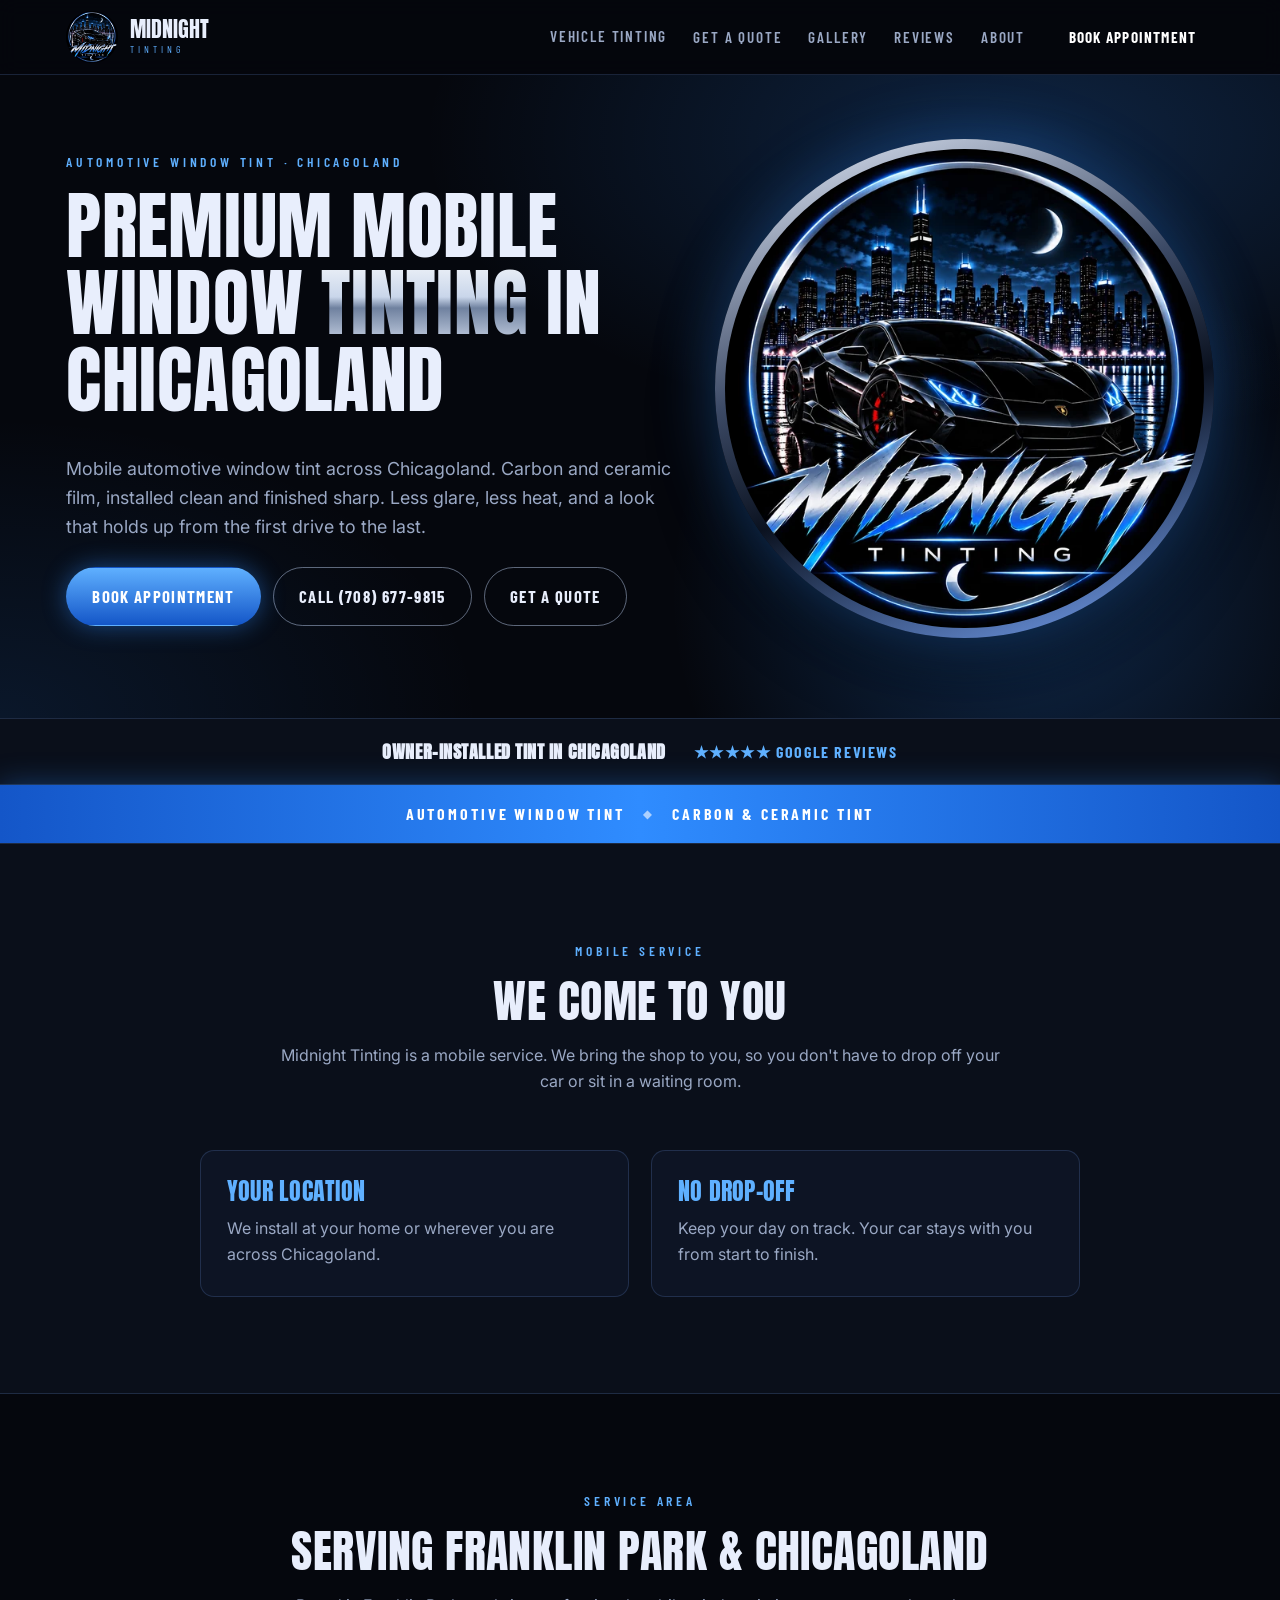
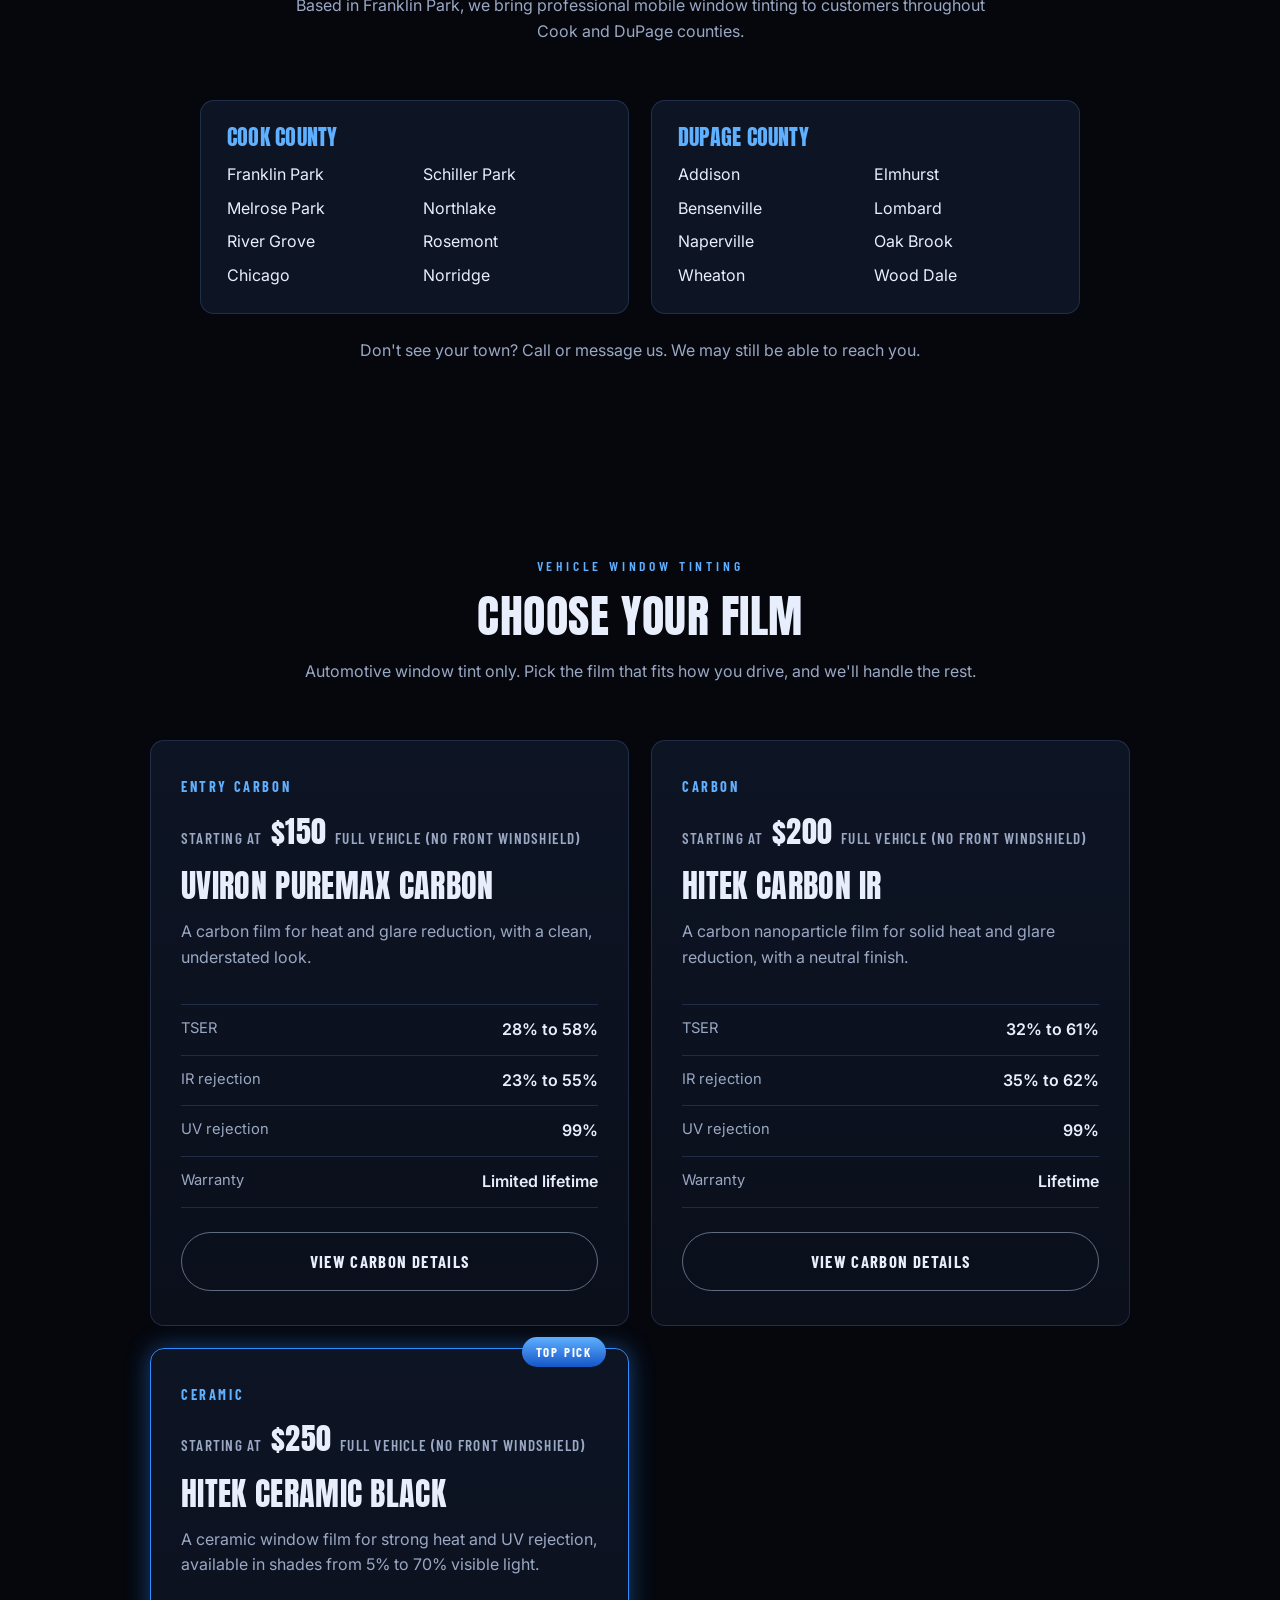
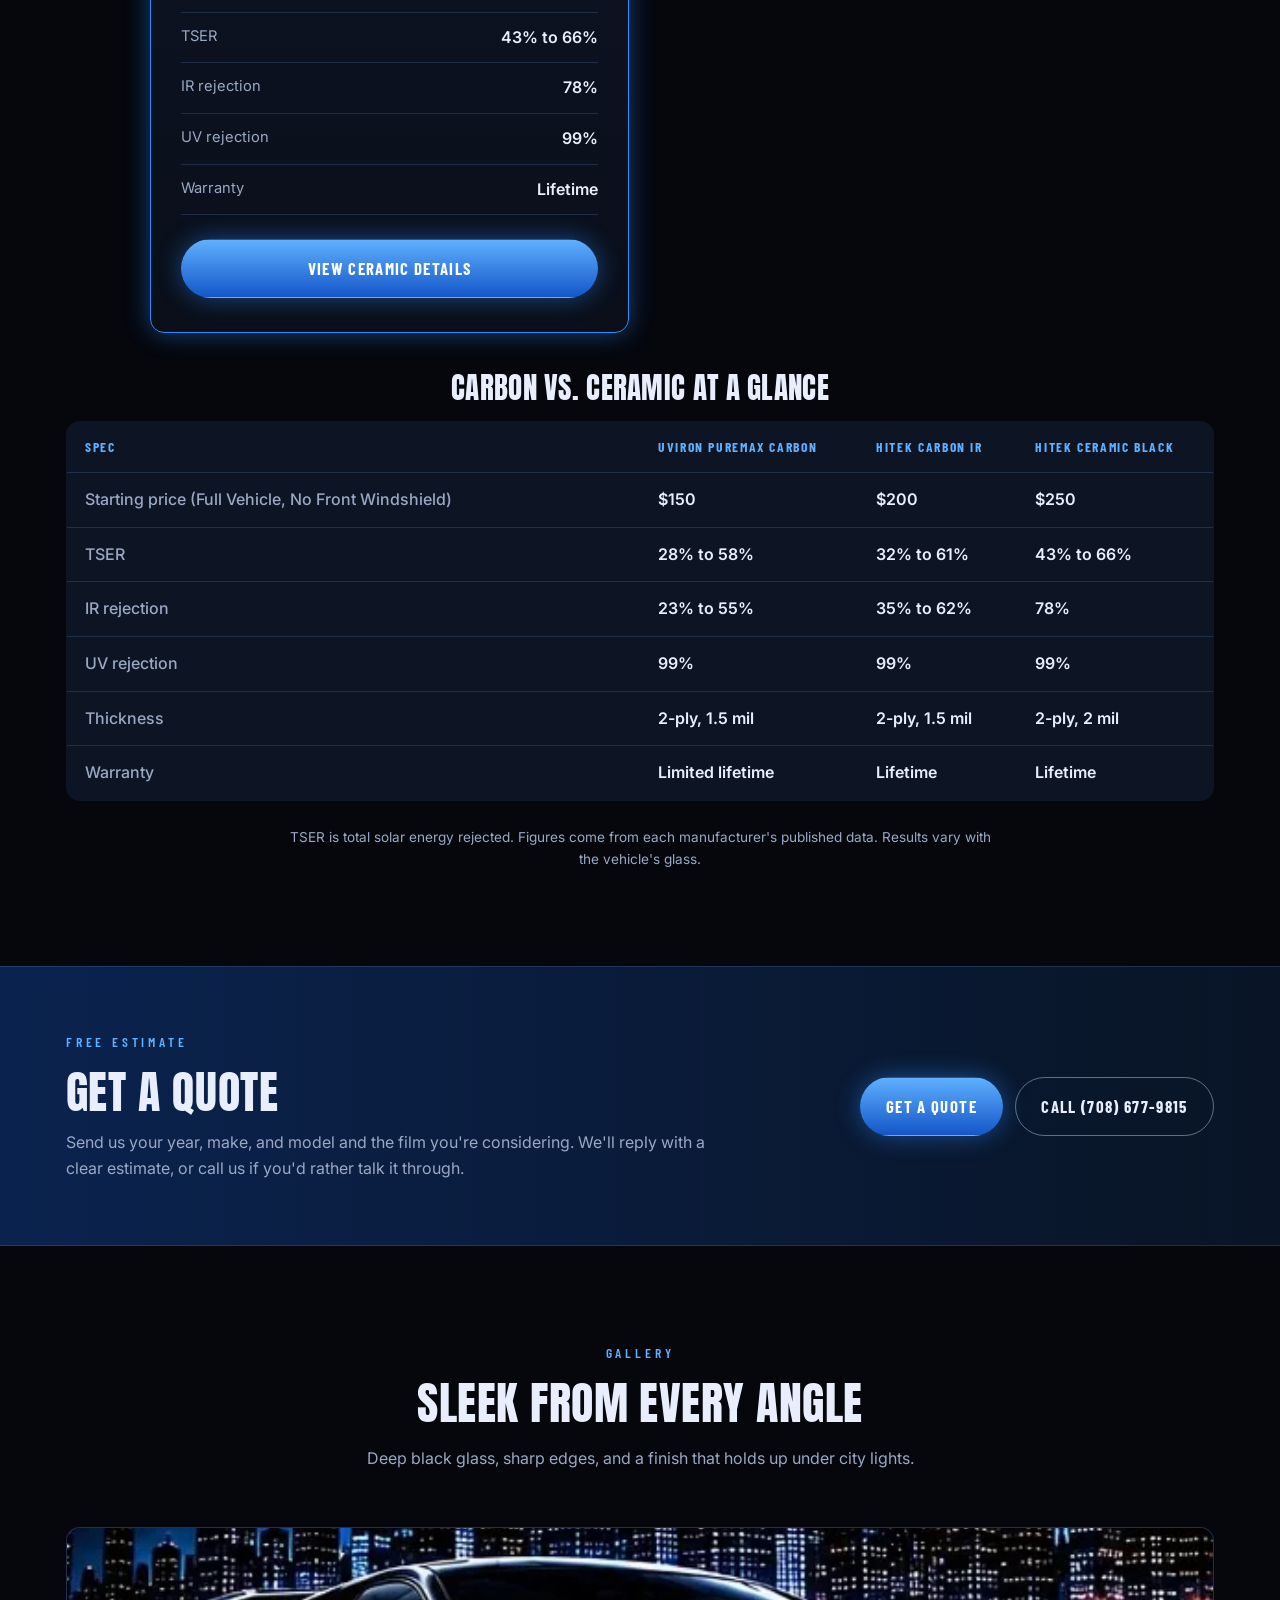
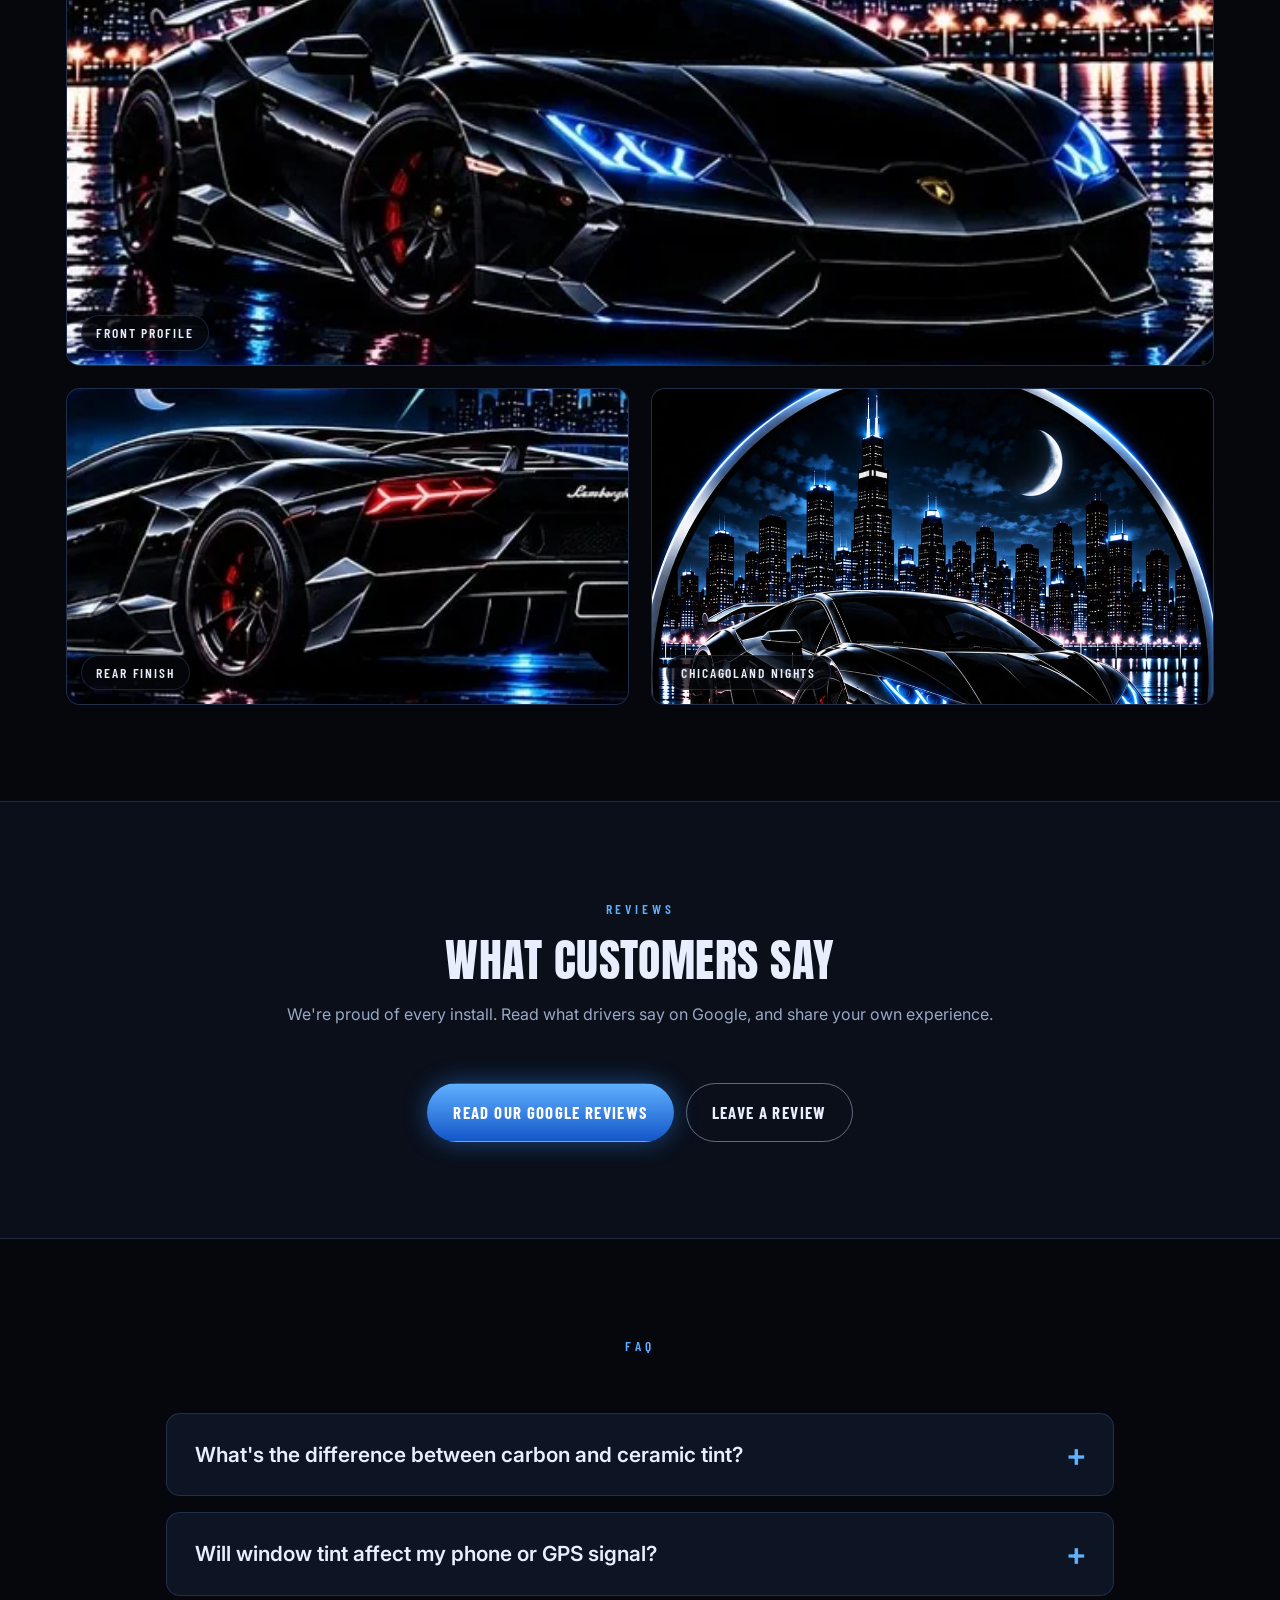
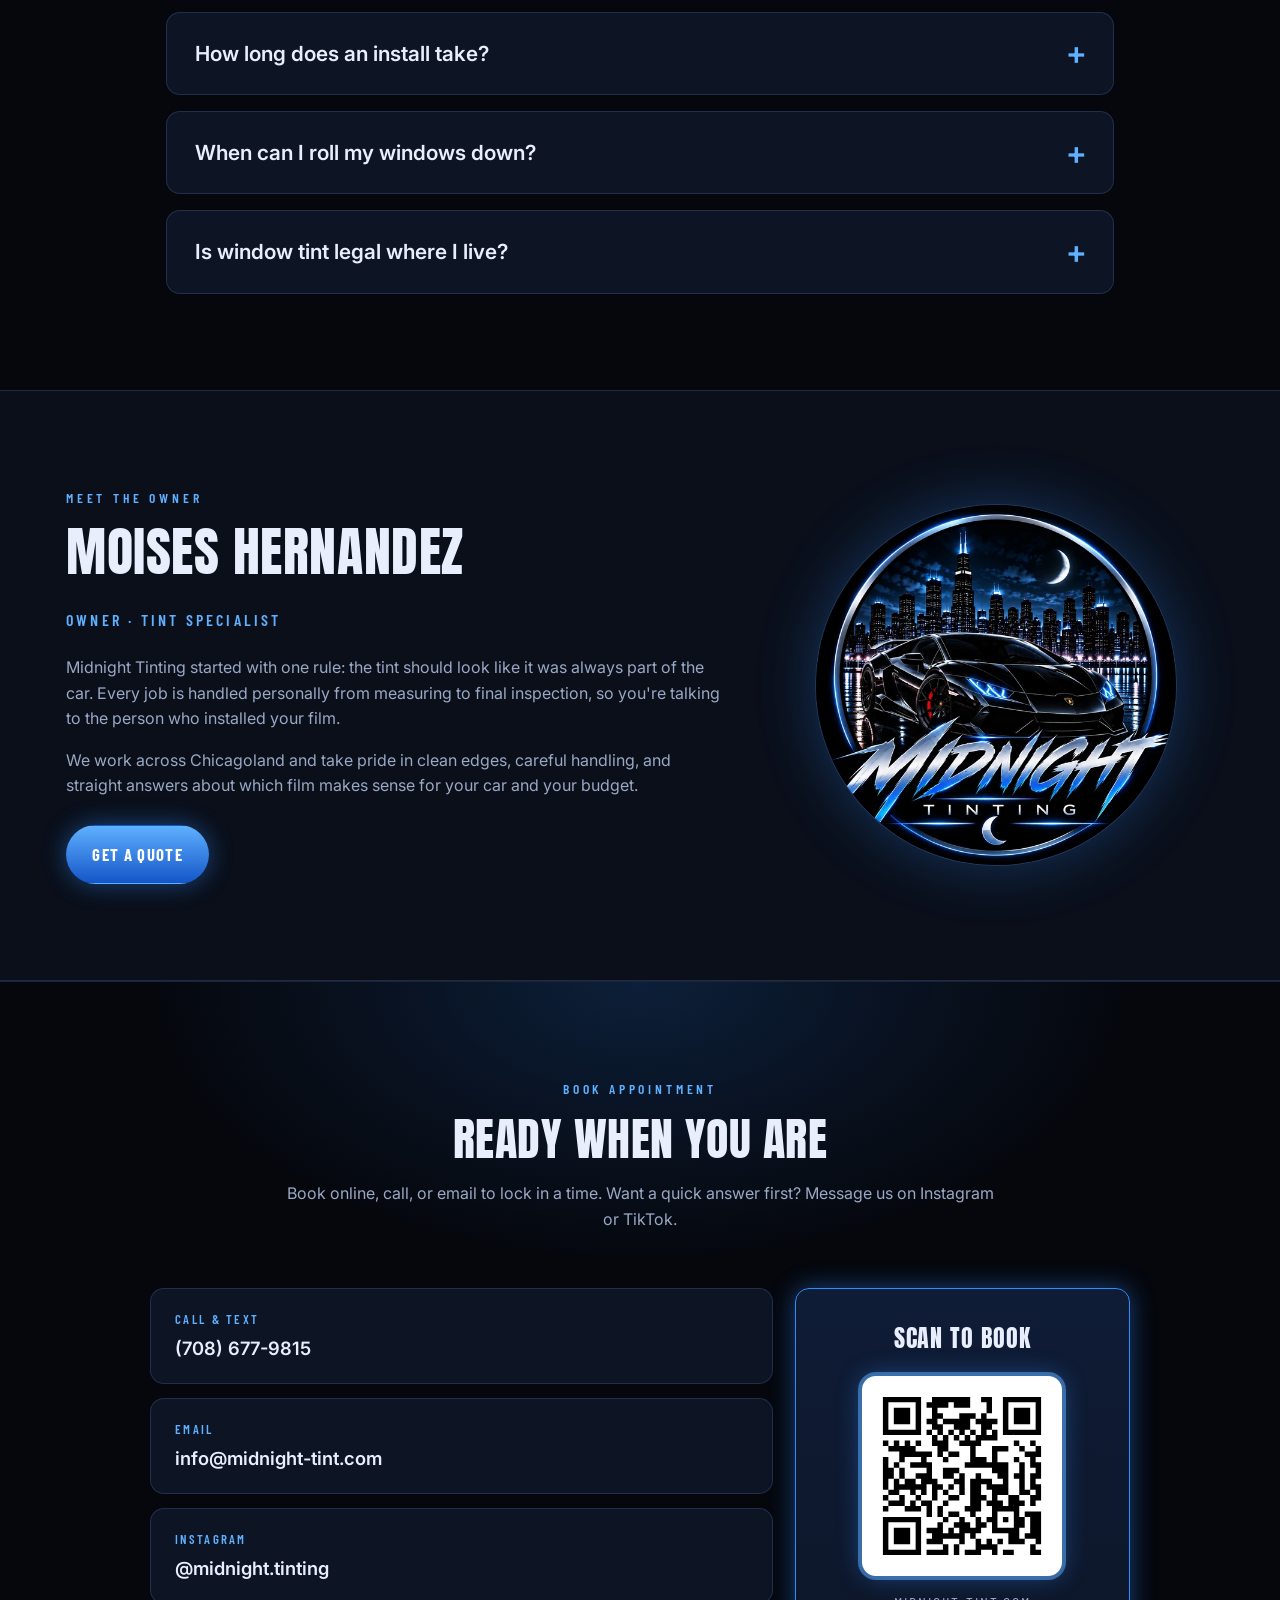
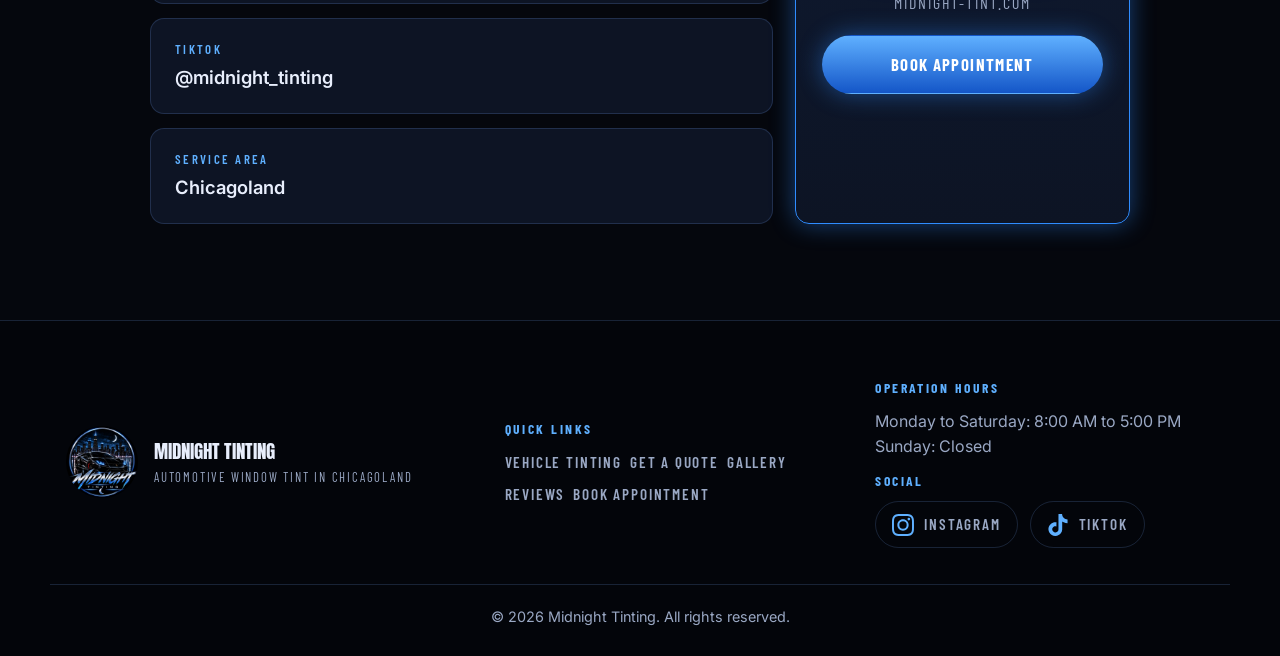
<file: public/index.html>
<!doctype html>
<html lang="en">
<head>
  <meta charset="utf-8">
  <meta name="viewport" content="width=device-width, initial-scale=1">
  <title>Midnight Tinting | Mobile Auto Window Tinting in Chicagoland</title>
  <meta name="description" content="Midnight Tinting offers mobile automotive window tint in Franklin Park, Chicago, and across Cook and DuPage County. Carbon and ceramic film, clean installs, and a finish that looks factory. Book online or get a free quote.">
  <meta name="theme-color" content="#05070d">
  <link rel="icon" type="image/png" sizes="192x192" href="assets/favicon-192.png">
  <link rel="apple-touch-icon" href="assets/apple-touch-icon.png">
  <link rel="preconnect" href="https://fonts.googleapis.com">
  <link rel="preconnect" href="https://fonts.gstatic.com" crossorigin>
  <link href="https://fonts.googleapis.com/css2?family=Anton&family=Barlow+Condensed:wght@500;600;700&family=Inter:wght@400;500;600&display=swap" rel="stylesheet">
  <link rel="stylesheet" href="styles.css">
  <script type="application/ld+json">
  {
    "@context": "https://schema.org",
    "@type": "AutoRepair",
    "name": "Midnight Tinting",
    "url": "https://midnight-tint.com",
    "logo": "https://midnight-tint.com/assets/logo-600.png",
    "telephone": "+1-708-677-9815",
    "email": "info@midnight-tint.com",
    "description": "Automotive window tint with carbon and ceramic film in Chicagoland.",
    "areaServed": [{"@type": "City", "name": "Franklin Park"}, {"@type": "City", "name": "Schiller Park"}, {"@type": "City", "name": "Melrose Park"}, {"@type": "City", "name": "Northlake"}, {"@type": "City", "name": "River Grove"}, {"@type": "City", "name": "Rosemont"}, {"@type": "City", "name": "Chicago"}, {"@type": "City", "name": "Norridge"}, {"@type": "City", "name": "Addison"}, {"@type": "City", "name": "Elmhurst"}, {"@type": "City", "name": "Bensenville"}, {"@type": "City", "name": "Lombard"}, {"@type": "City", "name": "Naperville"}, {"@type": "City", "name": "Oak Brook"}, {"@type": "City", "name": "Wheaton"}, {"@type": "City", "name": "Wood Dale"}, {"@type": "AdministrativeArea", "name": "Cook County, Illinois"}, {"@type": "AdministrativeArea", "name": "DuPage County, Illinois"}],
    "founder": { "@type": "Person", "name": "Moises Hernandez", "jobTitle": "Owner, Tint Specialist" },
    "sameAs": [
      "https://www.instagram.com/midnight.tinting",
      "https://www.tiktok.com/@midnight_tinting"
    ]
  }
  </script>
  <!-- Google Analytics -->
  <script async src="https://www.googletagmanager.com/gtag/js?id=G-GV2LDCNRG"></script>
  <script>
    window.dataLayer = window.dataLayer || [];
    function gtag(){ dataLayer.push(arguments); }
    gtag('js', new Date());
    gtag('config', 'G-GV2LDCNRG');
  </script>
</head>
<body>

<a class="skip-link" href="#main">Skip to main content</a>

<header class="site-header" id="top">
  <div class="wrap nav-wrap">
    <a href="#top" class="brand" aria-label="Midnight Tinting home">
      <img src="assets/logo-400.webp" alt="Midnight Tinting logo" width="52" height="52">
      <span class="brand-text">Midnight<small>Tinting</small></span>
    </a>

    <button class="nav-toggle" aria-expanded="false" aria-controls="nav" aria-label="Open menu">
      <span></span><span></span><span></span>
    </button>

    <nav id="nav" class="nav" aria-label="Main">
      <div class="nav-dropdown">
        <a href="index.html#services" class="nav-dd-toggle" aria-haspopup="true">Vehicle Tinting</a>
        <div class="nav-dd-menu" role="menu">
          <a href="uviron-puremax-carbon.html" role="menuitem">Entry carbon: Uviron PureMax</a>
          <a href="hitek-carbon-ir.html" role="menuitem">Carbon: Hitek Carbon IR</a>
          <a href="hitek-ceramic-black.html" role="menuitem">Ceramic: Hitek Ceramic Black</a>
        </div>
      </div>
      <a href="index.html#quote">Get a quote</a>
      <a href="index.html#gallery">Gallery</a>
      <a href="index.html#reviews">Reviews</a>
      <a href="index.html#about">About</a>
      <a href="booking.html" class="btn btn-small">Book appointment</a>
    </nav>
  </div>
</header>

<main id="main">

  <!-- Hero -->
  <section class="hero">
    <div class="hero-glow" aria-hidden="true"></div>
    <div class="wrap hero-grid">
      <div class="hero-copy">
        <p class="eyebrow">Automotive Window Tint &middot; Chicagoland</p>
        <h1>Premium Mobile Window <span class="chrome">Tinting</span> in Chicagoland</h1>
        <p class="lead">Mobile automotive window tint across Chicagoland. Carbon and ceramic film, installed clean and finished sharp. Less glare, less heat, and a look that holds up from the first drive to the last.</p>
        <div class="cta-row">
          <a href="booking.html" class="btn btn-primary">Book appointment</a>
          <a href="tel:+17086779815" class="btn btn-ghost">Call (708) 677-9815</a>
          <a href="#quote" class="btn btn-ghost">Get a quote</a>
        </div>
      </div>
      <div class="hero-art">
        <div class="emblem">
          <img src="assets/logo-600.webp" alt="Midnight Tinting emblem: a black sports car in front of a Chicago skyline under a crescent moon" width="600" height="600">
        </div>
      </div>
    </div>
  </section>

  <!-- Trust bar -->
  <div class="trust">
    <div class="wrap trust-inner">
      <p><strong>Owner-Installed Tint in Chicagoland</strong></p>
      <a href="#reviews" class="stars" aria-label="Read our Google reviews">&#9733;&#9733;&#9733;&#9733;&#9733; Google Reviews</a>
    </div>
  </div>

  <!-- Strip (mirrors the bottom bar on the business card) -->
  <div class="strip">
    <div class="wrap strip-inner">
      <span>Automotive Window Tint</span>
      <span class="sep" aria-hidden="true">&#9670;</span>
      <span>Carbon &amp; Ceramic Tint</span>
    </div>
  </div>

  <!-- Mobile service -->
  <section class="section mobile" id="mobile">
    <div class="wrap">
      <header class="section-head">
        <p class="eyebrow">Mobile Service</p>
        <h2>We Come to You</h2>
        <p class="section-sub">Midnight Tinting is a mobile service. We bring the shop to you, so you don't have to drop off your car or sit in a waiting room.</p>
      </header>
      <div class="why-grid">
        <div class="why-card">
          <h3>Your location</h3>
          <p>We install at your home or wherever you are across Chicagoland.</p>
        </div>
        <div class="why-card">
          <h3>No drop-off</h3>
          <p>Keep your day on track. Your car stays with you from start to finish.</p>
        </div>
      </div>
    </div>
  </section>

  <!-- Service area -->
  <section class="section area" id="area">
    <div class="wrap">
      <header class="section-head">
        <p class="eyebrow">Service Area</p>
        <h2>Serving Franklin Park &amp; Chicagoland</h2>
        <p class="section-sub">Based in Franklin Park, we bring professional mobile window tinting to customers throughout Cook and DuPage counties.</p>
      </header>
      <div class="area-grid">
        <div class="area-group">
          <h3>Cook County</h3>
          <ul class="area-list"><li>Franklin Park</li><li>Schiller Park</li><li>Melrose Park</li><li>Northlake</li><li>River Grove</li><li>Rosemont</li><li>Chicago</li><li>Norridge</li></ul>
        </div>
        <div class="area-group">
          <h3>DuPage County</h3>
          <ul class="area-list"><li>Addison</li><li>Elmhurst</li><li>Bensenville</li><li>Lombard</li><li>Naperville</li><li>Oak Brook</li><li>Wheaton</li><li>Wood Dale</li></ul>
        </div>
      </div>
      <p class="area-note">Don't see your town? Call or message us. We may still be able to reach you.</p>
    </div>
  </section>

  <!-- Vehicle window tinting -->
  <section class="section" id="services">
    <div class="wrap">
      <header class="section-head">
        <p class="eyebrow">Vehicle Window Tinting</p>
        <h2>Choose Your Film</h2>
        <p class="section-sub">Automotive window tint only. Pick the film that fits how you drive, and we'll handle the rest.</p>
      </header>

      <div class="film-cards">
        <article class="film-card">
          <p class="film-tag">Entry Carbon</p>
          <p class="price">Starting at <strong>$150</strong> Full Vehicle (No Front Windshield)</p>
          <h3><a href="uviron-puremax-carbon.html">Uviron PureMax Carbon</a></h3>
          <p>A carbon film for heat and glare reduction, with a clean, understated look.</p>
          <dl class="specs">
            <div><dt>TSER</dt><dd>28% to 58%</dd></div>
            <div><dt>IR rejection</dt><dd>23% to 55%</dd></div>
            <div><dt>UV rejection</dt><dd>99%</dd></div>
            <div><dt>Warranty</dt><dd>Limited lifetime</dd></div>
          </dl>
          <a href="uviron-puremax-carbon.html" class="btn btn-ghost btn-block">View Carbon Details</a>
        </article>

        <article class="film-card">
          <p class="film-tag">Carbon</p>
          <p class="price">Starting at <strong>$200</strong> Full Vehicle (No Front Windshield)</p>
          <h3><a href="hitek-carbon-ir.html">Hitek Carbon IR</a></h3>
          <p>A carbon nanoparticle film for solid heat and glare reduction, with a neutral finish.</p>
          <dl class="specs">
            <div><dt>TSER</dt><dd>32% to 61%</dd></div>
            <div><dt>IR rejection</dt><dd>35% to 62%</dd></div>
            <div><dt>UV rejection</dt><dd>99%</dd></div>
            <div><dt>Warranty</dt><dd>Lifetime</dd></div>
          </dl>
          <a href="hitek-carbon-ir.html" class="btn btn-ghost btn-block">View Carbon Details</a>
        </article>

        <article class="film-card featured">
          <span class="badge">Top Pick</span>
          <p class="film-tag">Ceramic</p>
          <p class="price">Starting at <strong>$250</strong> Full Vehicle (No Front Windshield)</p>
          <h3><a href="hitek-ceramic-black.html">Hitek Ceramic Black</a></h3>
          <p>A ceramic window film for strong heat and UV rejection, available in shades from 5% to 70% visible light.</p>
          <dl class="specs">
            <div><dt>TSER</dt><dd>43% to 66%</dd></div>
            <div><dt>IR rejection</dt><dd>78%</dd></div>
            <div><dt>UV rejection</dt><dd>99%</dd></div>
            <div><dt>Warranty</dt><dd>Lifetime</dd></div>
          </dl>
          <a href="hitek-ceramic-black.html" class="btn btn-primary btn-block">View Ceramic Details</a>
        </article>
      </div>

      <div class="compare-block">
        <h3 class="compare-title">Carbon vs. Ceramic at a Glance</h3>
        <table class="spec-table compare-table">
          <thead><tr><th scope="col">Spec</th><th scope="col">Uviron PureMax Carbon</th><th scope="col">Hitek Carbon IR</th><th scope="col">Hitek Ceramic Black</th></tr></thead>
          <tbody>
            <tr><th scope="row">Starting price (Full Vehicle, No Front Windshield)</th><td>$150</td><td>$200</td><td>$250</td></tr>
            <tr><th scope="row">TSER</th><td>28% to 58%</td><td>32% to 61%</td><td>43% to 66%</td></tr>
            <tr><th scope="row">IR rejection</th><td>23% to 55%</td><td>35% to 62%</td><td>78%</td></tr>
            <tr><th scope="row">UV rejection</th><td>99%</td><td>99%</td><td>99%</td></tr>
            <tr><th scope="row">Thickness</th><td>2-ply, 1.5 mil</td><td>2-ply, 1.5 mil</td><td>2-ply, 2 mil</td></tr>
            <tr><th scope="row">Warranty</th><td>Limited lifetime</td><td>Lifetime</td><td>Lifetime</td></tr>
          </tbody>
        </table>
      </div>

      <p class="spec-note">TSER is total solar energy rejected. Figures come from each manufacturer's published data. Results vary with the vehicle's glass.</p>
    </div>
  </section>

  <!-- Free estimate band -->
  <section class="estimate" id="quote">
    <div class="wrap estimate-inner">
      <div>
        <p class="eyebrow">Free Estimate</p>
        <h2>Get a quote</h2>
        <p class="section-sub">Send us your year, make, and model and the film you're considering. We'll reply with a clear estimate, or call us if you'd rather talk it through.</p>
      </div>
      <div class="estimate-actions">
        <a href="mailto:info@midnight-tint.com?subject=Free%20Tint%20Quote&body=Year%2C%20make%2C%20and%20model%3A%0AFilm%20you%27re%20considering%3A%0AAnything%20else%20we%20should%20know%3A" class="btn btn-primary">Get a quote</a>
        <a href="tel:+17086779815" class="btn btn-ghost">Call (708) 677-9815</a>
      </div>
    </div>
  </section>

  <!-- Gallery -->
  <section class="section" id="gallery">
    <div class="wrap">
      <header class="section-head">
        <p class="eyebrow">Gallery</p>
        <h2>Sleek From Every Angle</h2>
        <p class="section-sub">Deep black glass, sharp edges, and a finish that holds up under city lights.</p>
      </header>

      <div class="gallery">
        <figure class="shot shot-wide">
          <img src="assets/car-front.webp" alt="Black sports car with ceramic window tint and glowing headlights" width="620" height="240">
          <figcaption>Front Profile</figcaption>
        </figure>
        <figure class="shot">
          <img src="assets/car-rear.webp" alt="Rear view of a black sports car with tinted windows at night" width="570" height="200">
          <figcaption>Rear Finish</figcaption>
        </figure>
        <figure class="shot">
          <img src="assets/skyline.webp" alt="Chicago skyline at night under a crescent moon" width="1100" height="620">
          <figcaption>Chicagoland Nights</figcaption>
        </figure>
      </div>
    </div>
  </section>

  <!-- Reviews -->
  <section class="section section-alt" id="reviews">
    <div class="wrap">
      <header class="section-head">
        <p class="eyebrow">Reviews</p>
        <h2>What Customers Say</h2>
        <p class="section-sub">We're proud of every install. Read what drivers say on Google, and share your own experience.</p>
      </header>

      <div class="reviews-cta">
        <!-- TODO: replace href with your real Google Business review link -->
        <a href="https://www.google.com/search?q=Midnight+Window+Tinting+reviews" target="_blank" rel="noopener" class="btn btn-primary">Read Our Google Reviews</a>
        <a href="https://www.google.com/search?q=Midnight+Window+Tinting+reviews" target="_blank" rel="noopener" class="btn btn-ghost">Leave a Review</a>
      </div>
    </div>
  </section>

  <!-- FAQ -->
  <section class="section" id="faq">
    <div class="wrap faq-wrap">
      <header class="section-head">
        <p class="eyebrow">FAQ</p>
      </header>

      <div class="faq">
        <details>
          <summary>What's the difference between carbon and ceramic tint?</summary>
          <p>Both are metal-free and won't interfere with your phone, GPS, or key fob. Carbon gives a matte look with solid heat and glare reduction. Ceramic is our premium film and rejects the most heat while keeping the view clear.</p>
        </details>
        <details>
          <summary>Will window tint affect my phone or GPS signal?</summary>
          <p>Carbon and ceramic film are metal-free, so they don't block signals the way metallic films can. If you're unsure about a specific setup, mention it when you book and we'll talk it through.</p>
        </details>
        <details>
          <summary>How long does an install take?</summary>
          <p>It depends on the vehicle and how much glass is being done. We'll give you an estimate for your car when you book.</p>
        </details>
        <details>
          <summary>When can I roll my windows down?</summary>
          <p>Both films need 3 to 5 days to cure fully. Keep the windows up during that time, and follow the aftercare instructions we give you after installation.</p>
        </details>
        <details>
          <summary>Is window tint legal where I live?</summary>
          <p>Tint laws vary by state and by window. Before you choose a shade, check the current rules for your area. We're happy to help you find a film that fits within them.</p>
        </details>
      </div>
    </div>
  </section>

  <!-- About -->
  <section class="section section-alt" id="about">
    <div class="wrap about-grid">
      <div class="about-copy">
        <p class="eyebrow">Meet the Owner</p>
        <h2>Moises Hernandez</h2>
        <p class="role">Owner &middot; Tint Specialist</p>
        <p>Midnight Tinting started with one rule: the tint should look like it was always part of the car. Every job is handled personally from measuring to final inspection, so you're talking to the person who installed your film.</p>
        <p>We work across Chicagoland and take pride in clean edges, careful handling, and straight answers about which film makes sense for your car and your budget.</p>
        <div class="cta-row">
          <a href="booking.html" class="btn btn-primary">Get a quote</a>
        </div>
      </div>
      <div class="about-badge" aria-hidden="true">
        <img src="assets/logo-600.webp" alt="" width="360" height="360">
      </div>
    </div>
  </section>

  <!-- Contact / Booking -->
  <section class="section contact" id="contact">
    <div class="wrap">
      <header class="section-head">
        <p class="eyebrow">Book appointment</p>
        <h2>Ready When You Are</h2>
        <p class="section-sub">Book online, call, or email to lock in a time. Want a quick answer first? Message us on Instagram or TikTok.</p>
      </header>

      <div class="contact-grid">
        <div class="contact-list">
          <a class="contact-item" href="tel:+17086779815">
            <span class="ci-label">Call &amp; Text</span>
            <span class="ci-value">(708) 677-9815</span>
          </a>
          <a class="contact-item" href="mailto:info@midnight-tint.com">
            <span class="ci-label">Email</span>
            <span class="ci-value">info@midnight-tint.com</span>
          </a>
          <a class="contact-item" href="https://www.instagram.com/midnight.tinting" target="_blank" rel="noopener">
            <span class="ci-label">Instagram</span>
            <span class="ci-value">@midnight.tinting</span>
          </a>
          <a class="contact-item" href="https://www.tiktok.com/@midnight_tinting" target="_blank" rel="noopener">
            <span class="ci-label">TikTok</span>
            <span class="ci-value">@midnight_tinting</span>
          </a>
          <div class="contact-item static">
            <span class="ci-label">Service Area</span>
            <span class="ci-value">Chicagoland</span>
          </div>
        </div>

        <div class="book-card">
          <p class="book-kicker">Scan to Book</p>
          <div class="qr-box"><svg class="qr-svg" role="img" aria-label="QR code to book at midnight-tint.com" width="33mm" height="33mm" version="1.1" viewBox="0 0 33 33" xmlns="http://www.w3.org/2000/svg"><path d="M2,2H3V3H2zM3,2H4V3H3zM4,2H5V3H4zM5,2H6V3H5zM6,2H7V3H6zM7,2H8V3H7zM8,2H9V3H8zM11,2H12V3H11zM12,2H13V3H12zM13,2H14V3H13zM14,2H15V3H14zM15,2H16V3H15zM16,2H17V3H16zM17,2H18V3H17zM20,2H21V3H20zM21,2H22V3H21zM24,2H25V3H24zM25,2H26V3H25zM26,2H27V3H26zM27,2H28V3H27zM28,2H29V3H28zM29,2H30V3H29zM30,2H31V3H30zM2,3H3V4H2zM8,3H9V4H8zM10,3H11V4H10zM11,3H12V4H11zM12,3H13V4H12zM13,3H14V4H13zM15,3H16V4H15zM16,3H17V4H16zM17,3H18V4H17zM21,3H22V4H21zM24,3H25V4H24zM30,3H31V4H30zM2,4H3V5H2zM4,4H5V5H4zM5,4H6V5H5zM6,4H7V5H6zM8,4H9V5H8zM11,4H12V5H11zM21,4H22V5H21zM24,4H25V5H24zM26,4H27V5H26zM27,4H28V5H27zM28,4H29V5H28zM30,4H31V5H30zM2,5H3V6H2zM4,5H5V6H4zM5,5H6V6H5zM6,5H7V6H6zM8,5H9V6H8zM11,5H12V6H11zM12,5H13V6H12zM16,5H17V6H16zM17,5H18V6H17zM18,5H19V6H18zM20,5H21V6H20zM24,5H25V6H24zM26,5H27V6H26zM27,5H28V6H27zM28,5H29V6H28zM30,5H31V6H30zM2,6H3V7H2zM4,6H5V7H4zM5,6H6V7H5zM6,6H7V7H6zM8,6H9V7H8zM10,6H11V7H10zM11,6H12V7H11zM13,6H14V7H13zM14,6H15V7H14zM15,6H16V7H15zM16,6H17V7H16zM17,6H18V7H17zM19,6H20V7H19zM20,6H21V7H20zM21,6H22V7H21zM22,6H23V7H22zM24,6H25V7H24zM26,6H27V7H26zM27,6H28V7H27zM28,6H29V7H28zM30,6H31V7H30zM2,7H3V8H2zM8,7H9V8H8zM11,7H12V8H11zM12,7H13V8H12zM15,7H16V8H15zM16,7H17V8H16zM17,7H18V8H17zM20,7H21V8H20zM21,7H22V8H21zM24,7H25V8H24zM30,7H31V8H30zM2,8H3V9H2zM3,8H4V9H3zM4,8H5V9H4zM5,8H6V9H5zM6,8H7V9H6zM7,8H8V9H7zM8,8H9V9H8zM10,8H11V9H10zM12,8H13V9H12zM14,8H15V9H14zM16,8H17V9H16zM18,8H19V9H18zM20,8H21V9H20zM22,8H23V9H22zM24,8H25V9H24zM25,8H26V9H25zM26,8H27V9H26zM27,8H28V9H27zM28,8H29V9H28zM29,8H30V9H29zM30,8H31V9H30zM11,9H12V10H11zM13,9H14V10H13zM15,9H16V10H15zM17,9H18V10H17zM19,9H20V10H19zM20,9H21V10H20zM21,9H22V10H21zM22,9H23V10H22zM2,10H3V11H2zM4,10H5V11H4zM6,10H7V11H6zM8,10H9V11H8zM11,10H12V11H11zM12,10H13V11H12zM13,10H14V11H13zM16,10H17V11H16zM17,10H18V11H17zM18,10H19V11H18zM19,10H20V11H19zM26,10H27V11H26zM29,10H30V11H29zM3,11H4V12H3zM4,11H5V12H4zM5,11H6V12H5zM6,11H7V12H6zM7,11H8V12H7zM12,11H13V12H12zM13,11H14V12H13zM18,11H19V12H18zM22,11H23V12H22zM23,11H24V12H23zM24,11H25V12H24zM27,11H28V12H27zM30,11H31V12H30zM5,12H6V13H5zM6,12H7V13H6zM7,12H8V13H7zM8,12H9V13H8zM9,12H10V13H9zM10,12H11V13H10zM12,12H13V13H12zM14,12H15V13H14zM15,12H16V13H15zM18,12H19V13H18zM22,12H23V13H22zM28,12H29V13H28zM29,12H30V13H29zM30,12H31V13H30zM2,13H3V14H2zM5,13H6V14H5zM9,13H10V14H9zM13,13H14V14H13zM18,13H19V14H18zM19,13H20V14H19zM20,13H21V14H20zM22,13H23V14H22zM26,13H27V14H26zM29,13H30V14H29zM2,14H3V15H2zM4,14H5V15H4zM7,14H8V15H7zM8,14H9V15H8zM9,14H10V15H9zM10,14H11V15H10zM17,14H18V15H17zM18,14H19V15H18zM19,14H20V15H19zM20,14H21V15H20zM21,14H22V15H21zM22,14H23V15H22zM23,14H24V15H23zM24,14H25V15H24zM27,14H28V15H27zM29,14H30V15H29zM30,14H31V15H30zM2,15H3V16H2zM3,15H4V16H3zM5,15H6V16H5zM10,15H11V16H10zM13,15H14V16H13zM14,15H15V16H14zM15,15H16V16H15zM22,15H23V16H22zM23,15H24V16H23zM24,15H25V16H24zM27,15H28V16H27zM30,15H31V16H30zM2,16H3V17H2zM3,16H4V17H3zM5,16H6V17H5zM8,16H9V17H8zM9,16H10V17H9zM10,16H11V17H10zM13,16H14V17H13zM14,16H15V17H14zM16,16H17V17H16zM19,16H20V17H19zM23,16H24V17H23zM24,16H25V17H24zM26,16H27V17H26zM27,16H28V17H27zM29,16H30V17H29zM30,16H31V17H30zM2,17H3V18H2zM4,17H5V18H4zM6,17H7V18H6zM7,17H8V18H7zM9,17H10V18H9zM10,17H11V18H10zM11,17H12V18H11zM15,17H16V18H15zM16,17H17V18H16zM18,17H19V18H18zM19,17H20V18H19zM20,17H21V18H20zM21,17H22V18H21zM24,17H25V18H24zM27,17H28V18H27zM29,17H30V18H29zM2,18H3V19H2zM4,18H5V19H4zM5,18H6V19H5zM6,18H7V19H6zM7,18H8V19H7zM8,18H9V19H8zM9,18H10V19H9zM11,18H12V19H11zM12,18H13V19H12zM14,18H15V19H14zM16,18H17V19H16zM18,18H19V19H18zM19,18H20V19H19zM21,18H22V19H21zM22,18H23V19H22zM23,18H24V19H23zM24,18H25V19H24zM27,18H28V19H27zM29,18H30V19H29zM30,18H31V19H30zM3,19H4V20H3zM4,19H5V20H4zM7,19H8V20H7zM9,19H10V20H9zM11,19H12V20H11zM13,19H14V20H13zM16,19H17V20H16zM18,19H19V20H18zM19,19H20V20H19zM22,19H23V20H22zM23,19H24V20H23zM24,19H25V20H24zM27,19H28V20H27zM28,19H29V20H28zM30,19H31V20H30zM2,20H3V21H2zM5,20H6V21H5zM8,20H9V21H8zM11,20H12V21H11zM14,20H15V21H14zM15,20H16V21H15zM18,20H19V21H18zM19,20H20V21H19zM20,20H21V21H20zM22,20H23V21H22zM25,20H26V21H25zM26,20H27V21H26zM29,20H30V21H29zM30,20H31V21H30zM3,21H4V22H3zM4,21H5V22H4zM5,21H6V22H5zM7,21H8V22H7zM9,21H10V22H9zM10,21H11V22H10zM13,21H14V22H13zM18,21H19V22H18zM19,21H20V22H19zM21,21H22V22H21zM22,21H23V22H22zM23,21H24V22H23zM25,21H26V22H25zM26,21H27V22H26zM27,21H28V22H27zM29,21H30V22H29zM2,22H3V23H2zM6,22H7V23H6zM7,22H8V23H7zM8,22H9V23H8zM10,22H11V23H10zM12,22H13V23H12zM17,22H18V23H17zM18,22H19V23H18zM19,22H20V23H19zM22,22H23V23H22zM23,22H24V23H23zM24,22H25V23H24zM25,22H26V23H25zM26,22H27V23H26zM10,23H11V24H10zM12,23H13V24H12zM14,23H15V24H14zM15,23H16V24H15zM18,23H19V24H18zM22,23H23V24H22zM26,23H27V24H26zM28,23H29V24H28zM29,23H30V24H29zM30,23H31V24H30zM2,24H3V25H2zM3,24H4V25H3zM4,24H5V25H4zM5,24H6V25H5zM6,24H7V25H6zM7,24H8V25H7zM8,24H9V25H8zM13,24H14V25H13zM16,24H17V25H16zM19,24H20V25H19zM21,24H22V25H21zM22,24H23V25H22zM24,24H25V25H24zM26,24H27V25H26zM27,24H28V25H27zM29,24H30V25H29zM30,24H31V25H30zM2,25H3V26H2zM8,25H9V26H8zM12,25H13V26H12zM15,25H16V26H15zM16,25H17V26H16zM17,25H18V26H17zM19,25H20V26H19zM20,25H21V26H20zM22,25H23V26H22zM26,25H27V26H26zM27,25H28V26H27zM29,25H30V26H29zM30,25H31V26H30zM2,26H3V27H2zM4,26H5V27H4zM5,26H6V27H5zM6,26H7V27H6zM8,26H9V27H8zM10,26H11V27H10zM11,26H12V27H11zM12,26H13V27H12zM14,26H15V27H14zM16,26H17V27H16zM17,26H18V27H17zM18,26H19V27H18zM19,26H20V27H19zM22,26H23V27H22zM23,26H24V27H23zM24,26H25V27H24zM25,26H26V27H25zM26,26H27V27H26zM29,26H30V27H29zM30,26H31V27H30zM2,27H3V28H2zM4,27H5V28H4zM5,27H6V28H5zM6,27H7V28H6zM8,27H9V28H8zM11,27H12V28H11zM12,27H13V28H12zM13,27H14V28H13zM14,27H15V28H14zM15,27H16V28H15zM16,27H17V28H16zM18,27H19V28H18zM25,27H26V28H25zM26,27H27V28H26zM28,27H29V28H28zM29,27H30V28H29zM30,27H31V28H30zM2,28H3V29H2zM4,28H5V29H4zM5,28H6V29H5zM6,28H7V29H6zM8,28H9V29H8zM10,28H11V29H10zM11,28H12V29H11zM12,28H13V29H12zM16,28H17V29H16zM19,28H20V29H19zM21,28H22V29H21zM23,28H24V29H23zM25,28H26V29H25zM26,28H27V29H26zM27,28H28V29H27zM30,28H31V29H30zM2,29H3V30H2zM8,29H9V30H8zM13,29H14V30H13zM15,29H16V30H15zM19,29H20V30H19zM20,29H21V30H20zM21,29H22V30H21zM22,29H23V30H22zM29,29H30V30H29zM2,30H3V31H2zM3,30H4V31H3zM4,30H5V31H4zM5,30H6V31H5zM6,30H7V31H6zM7,30H8V31H7zM8,30H9V31H8zM10,30H11V31H10zM11,30H12V31H11zM12,30H13V31H12zM13,30H14V31H13zM15,30H16V31H15zM17,30H18V31H17zM18,30H19V31H18zM19,30H20V31H19zM22,30H23V31H22zM24,30H25V31H24zM25,30H26V31H25zM29,30H30V31H29zM30,30H31V31H30z" id="qr-path" fill="#000000" fill-opacity="1" fill-rule="nonzero" stroke="none" /></svg></div>
          <p class="book-url">midnight-tint.com</p>
          <!-- TODO: replace href with your online booking link -->
          <a href="booking.html" class="btn btn-primary btn-block">Book appointment</a>
        </div>
      </div>
    </div>
  </section>

</main>

<footer class="site-footer">
  <div class="wrap footer-grid">
    <div class="footer-brand">
      <img src="assets/logo-400.webp" alt="Midnight Tinting" width="72" height="72">
      <p>Midnight Tinting<br><small>Automotive window tint in Chicagoland</small></p>
    </div>
    <div class="footer-col">
      <p class="footer-label">Quick Links</p>
      <nav class="footer-links" aria-label="Footer">
        <a href="#services">Vehicle Tinting</a>
          <a href="#quote">Get a quote</a>
        <a href="#gallery">Gallery</a>
        <a href="#reviews">Reviews</a>
          <a href="booking.html">Book appointment</a>
      </nav>
    </div>
    <div class="footer-col">
      <p class="footer-label">Operation Hours</p>
      <p class="footer-text">Monday to Saturday: 8:00 AM to 5:00 PM<br>Sunday: Closed</p>
      <p class="footer-label">Social</p>
      <div class="socials">
        <a href="https://www.instagram.com/midnight.tinting" target="_blank" rel="noopener" class="social-link" aria-label="Instagram: @midnight.tinting"><svg viewBox="0 0 24 24" width="22" height="22" aria-hidden="true" focusable="false"><path fill="currentColor" d="M7.0301.084c-1.2768.0602-2.1487.264-2.911.5634-.7888.3075-1.4575.72-2.1228 1.3877-.6652.6677-1.075 1.3368-1.3802 2.127-.2954.7638-.4956 1.6365-.552 2.914-.0564 1.2775-.0689 1.6882-.0626 4.947.0062 3.2586.0206 3.6671.0825 4.9473.061 1.2765.264 2.1482.5635 2.9107.308.7889.72 1.4573 1.388 2.1228.6679.6655 1.3365 1.0743 2.1285 1.38.7632.295 1.6361.4961 2.9134.552 1.2773.056 1.6884.069 4.9462.0627 3.2578-.0062 3.668-.0207 4.9478-.0814 1.28-.0607 2.147-.2652 2.9098-.5633.7889-.3086 1.4578-.72 2.1228-1.3881.665-.6682 1.0745-1.3378 1.3795-2.1284.2957-.7632.4966-1.636.552-2.9124.056-1.2809.0692-1.6898.063-4.948-.0063-3.2583-.021-3.6668-.0817-4.9465-.0607-1.2797-.264-2.1487-.5633-2.9117-.3084-.7889-.72-1.4568-1.3876-2.1228C21.2982 1.33 20.628.9208 19.8378.6165 19.074.321 18.2017.1197 16.9244.0645 15.6471.0093 15.236-.005 11.977.0014 8.718.0076 8.31.0215 7.0301.0839m.1402 21.6932c-1.17-.0509-1.8053-.2453-2.2287-.408-.5606-.216-.96-.4771-1.3819-.895-.422-.4178-.6811-.8186-.9-1.378-.1644-.4234-.3624-1.058-.4171-2.228-.0595-1.2645-.072-1.6442-.079-4.848-.007-3.2037.0053-3.583.0607-4.848.05-1.169.2456-1.805.408-2.2282.216-.5613.4762-.96.895-1.3816.4188-.4217.8184-.6814 1.3783-.9003.423-.1651 1.0575-.3614 2.227-.4171 1.2655-.06 1.6447-.072 4.848-.079 3.2033-.007 3.5835.005 4.8495.0608 1.169.0508 1.8053.2445 2.228.408.5608.216.96.4754 1.3816.895.4217.4194.6816.8176.9005 1.3787.1653.4217.3617 1.056.4169 2.2263.0602 1.2655.0739 1.645.0796 4.848.0058 3.203-.0055 3.5834-.061 4.848-.051 1.17-.245 1.8055-.408 2.2294-.216.5604-.4763.96-.8954 1.3814-.419.4215-.8181.6811-1.3783.9-.4224.1649-1.0577.3617-2.2262.4174-1.2656.0595-1.6448.072-4.8493.079-3.2045.007-3.5825-.006-4.848-.0608M16.953 5.5864A1.44 1.44 0 1 0 18.39 4.144a1.44 1.44 0 0 0-1.437 1.4424M5.8385 12.012c.0067 3.4032 2.7706 6.1557 6.173 6.1493 3.4026-.0065 6.157-2.7701 6.1506-6.1733-.0065-3.4032-2.771-6.1565-6.174-6.1498-3.403.0067-6.156 2.771-6.1496 6.1738M8 12.0077a4 4 0 1 1 4.008 3.9921A3.9996 3.9996 0 0 1 8 12.0077"/></svg><span>Instagram</span></a>
        <a href="https://www.tiktok.com/@midnight_tinting" target="_blank" rel="noopener" class="social-link" aria-label="TikTok: @midnight_tinting"><svg viewBox="0 0 24 24" width="22" height="22" aria-hidden="true" focusable="false"><path fill="currentColor" d="M12.525.02c1.31-.02 2.61-.01 3.91-.02.08 1.53.63 3.09 1.75 4.17 1.12 1.11 2.7 1.62 4.24 1.79v4.03c-1.44-.05-2.89-.35-4.2-.97-.57-.26-1.1-.59-1.62-.93-.01 2.92.01 5.84-.02 8.75-.08 1.4-.54 2.79-1.35 3.94-1.31 1.92-3.58 3.17-5.91 3.21-1.43.08-2.86-.31-4.08-1.03-2.02-1.19-3.44-3.37-3.65-5.71-.02-.5-.03-1-.01-1.49.18-1.9 1.12-3.72 2.58-4.96 1.66-1.44 3.98-2.13 6.15-1.72.02 1.48-.04 2.96-.04 4.44-.99-.32-2.15-.23-3.02.37-.63.41-1.11 1.04-1.36 1.75-.21.51-.15 1.07-.14 1.61.24 1.64 1.82 3.02 3.5 2.87 1.12-.01 2.19-.66 2.77-1.61.19-.33.4-.67.41-1.06.1-1.79.06-3.57.07-5.36.01-4.03-.01-8.05.02-12.07z"/></svg><span>TikTok</span></a>
      </div>
    </div>
  </div>
  <div class="wrap copy">
    <p>&copy; 2026 Midnight Tinting. All rights reserved.</p>
  </div>
</footer>

<script>
  // Mobile menu toggle
  (function () {
    var btn = document.querySelector('.nav-toggle');
    var nav = document.getElementById('nav');
    btn.addEventListener('click', function () {
      var open = nav.classList.toggle('open');
      btn.setAttribute('aria-expanded', open ? 'true' : 'false');
      btn.setAttribute('aria-label', open ? 'Close menu' : 'Open menu');
    });
    nav.addEventListener('click', function (e) {
      if (e.target.tagName === 'A') {
        nav.classList.remove('open');
        btn.setAttribute('aria-expanded', 'false');
      }
    });
  })();
</script>
</body>
</html>
</file>
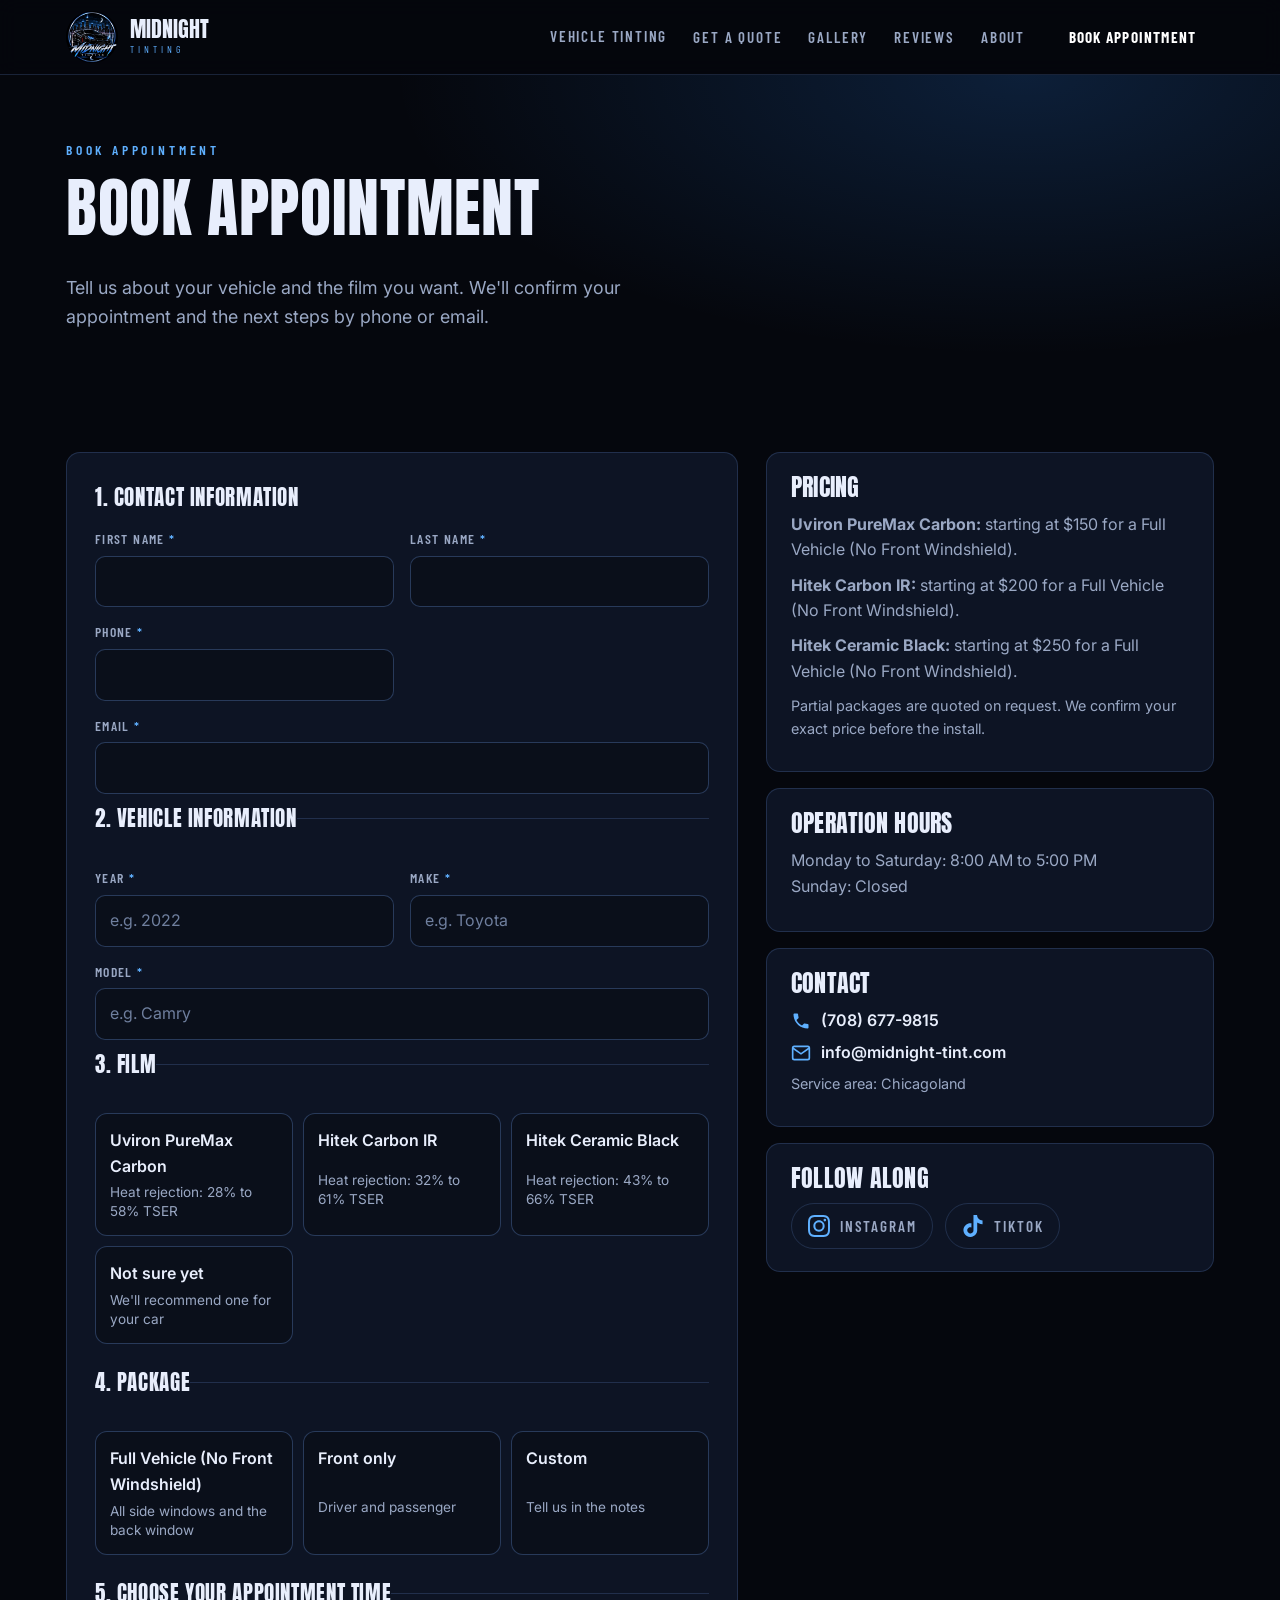
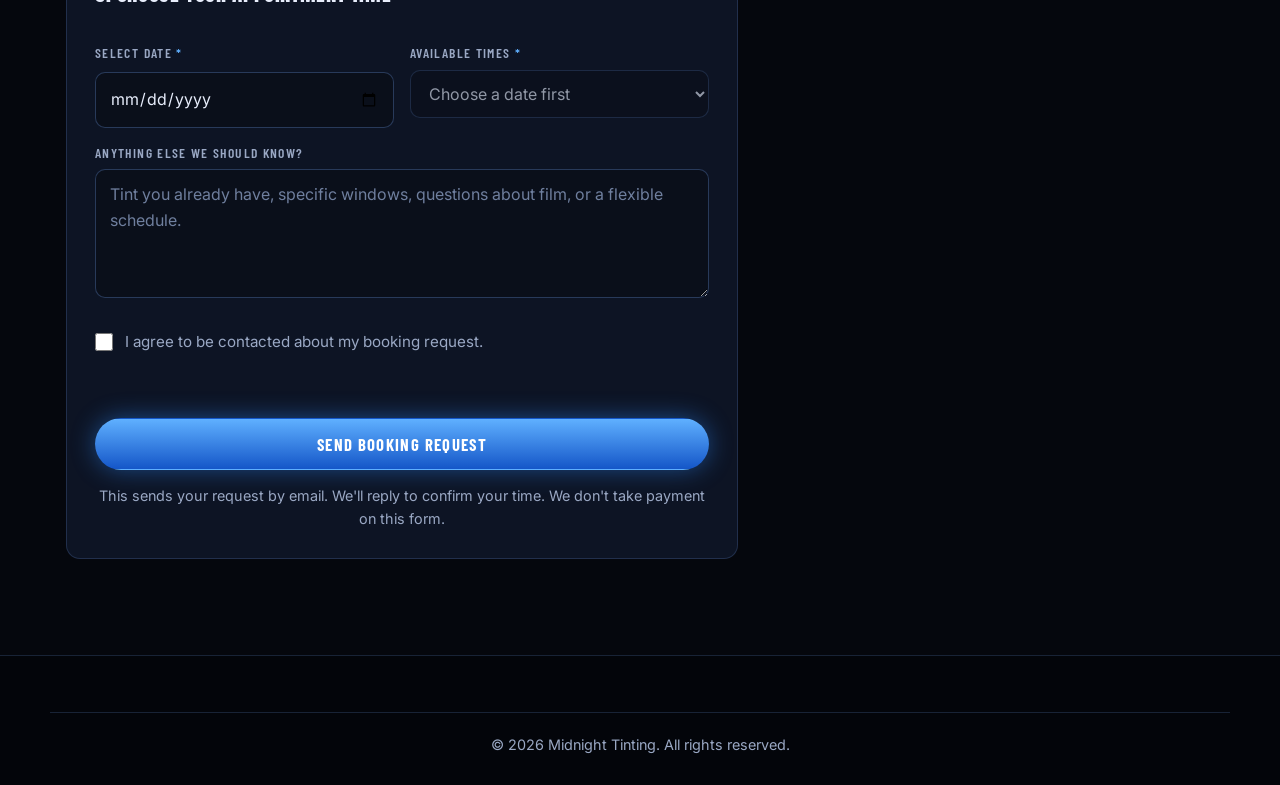
<file: public/booking.html>
<!doctype html>
<html lang="en">
<head>
  <meta charset="utf-8">
  <meta name="viewport" content="width=device-width, initial-scale=1">
  <title>Book appointment | Midnight Tinting Chicagoland</title>
  <meta name="description" content="Book a window tint install with Midnight Tinting in Chicagoland. Choose your vehicle, film, and preferred time, and we'll confirm your appointment.">
  <meta name="theme-color" content="#05070d">
  <link rel="icon" type="image/png" sizes="192x192" href="assets/favicon-192.png">
  <link rel="apple-touch-icon" href="assets/apple-touch-icon.png">
  <link rel="preconnect" href="https://fonts.googleapis.com">
  <link rel="preconnect" href="https://fonts.gstatic.com" crossorigin>
  <link href="https://fonts.googleapis.com/css2?family=Anton&family=Barlow+Condensed:wght@500;600;700&family=Inter:wght@400;500;600&display=swap" rel="stylesheet">
  <link rel="stylesheet" href="styles.css">
  <!-- Google Analytics -->
  <script async src="https://www.googletagmanager.com/gtag/js?id=G-GV2LDCNRG"></script>
  <script>
    window.dataLayer = window.dataLayer || [];
    function gtag(){ dataLayer.push(arguments); }
    gtag('js', new Date());
    gtag('config', 'G-GV2LDCNRG');
  </script>
</head>
<body>

<a class="skip-link" href="#main">Skip to main content</a>

<header class="site-header">
  <div class="wrap nav-wrap">
    <a href="index.html" class="brand" aria-label="Midnight Tinting home">
      <img src="assets/logo-400.webp" alt="Midnight Tinting logo" width="52" height="52">
      <span class="brand-text">Midnight<small>Tinting</small></span>
    </a>

    <button class="nav-toggle" aria-expanded="false" aria-controls="nav" aria-label="Open menu">
      <span></span><span></span><span></span>
    </button>

    <nav id="nav" class="nav" aria-label="Main">
      <div class="nav-dropdown">
        <a href="index.html#services" class="nav-dd-toggle" aria-haspopup="true">Vehicle Tinting</a>
        <div class="nav-dd-menu" role="menu">
          <a href="uviron-puremax-carbon.html" role="menuitem">Entry carbon: Uviron PureMax</a>
          <a href="hitek-carbon-ir.html" role="menuitem">Carbon: Hitek Carbon IR</a>
          <a href="hitek-ceramic-black.html" role="menuitem">Ceramic: Hitek Ceramic Black</a>
        </div>
      </div>
      <a href="index.html#quote">Get a quote</a>
      <a href="index.html#gallery">Gallery</a>
      <a href="index.html#reviews">Reviews</a>
      <a href="index.html#about">About</a>
      <a href="booking.html" class="btn btn-small">Book appointment</a>
    </nav>
  </div>
</header>

<main id="main">

  <section class="page-hero">
    <div class="wrap">
      <p class="eyebrow">Book appointment</p>
      <h1>Book appointment</h1>
      <p class="lead">Tell us about your vehicle and the film you want. We'll confirm your appointment and the next steps by phone or email.</p>
    </div>
  </section>

  <section class="section" id="request">
    <div class="wrap booking-grid">

      <form class="booking-form" id="booking-form" novalidate>
        <fieldset>
          <legend>1. Contact Information</legend>
          <div class="form-grid">
            <label class="field">
              <span>First name <abbr title="required">*</abbr></span>
              <input type="text" name="first_name" autocomplete="given-name" required>
            </label>
            <label class="field">
              <span>Last name <abbr title="required">*</abbr></span>
              <input type="text" name="last_name" autocomplete="family-name" required>
            </label>
            <label class="field">
              <span>Phone <abbr title="required">*</abbr></span>
              <input type="tel" name="phone" autocomplete="tel" required>
            </label>
            <label class="field field-wide">
              <span>Email <abbr title="required">*</abbr></span>
              <input type="email" name="email" autocomplete="email" required>
            </label>
          </div>
        </fieldset>

        <fieldset>
          <legend>2. Vehicle Information</legend>
          <div class="form-grid">
            <label class="field">
              <span>Year <abbr title="required">*</abbr></span>
              <input type="text" name="year" inputmode="numeric" placeholder="e.g. 2022" required>
            </label>
            <label class="field">
              <span>Make <abbr title="required">*</abbr></span>
              <input type="text" name="make" placeholder="e.g. Toyota" required>
            </label>
            <label class="field field-wide">
              <span>Model <abbr title="required">*</abbr></span>
              <input type="text" name="model" placeholder="e.g. Camry" required>
            </label>
          </div>
        </fieldset>

        <fieldset>
          <legend>3. Film</legend>
          <div class="choice-group" role="radiogroup" aria-label="Film type">
            <label class="choice"><input type="radio" name="film" value="Uviron PureMax Carbon" required><span>Uviron PureMax Carbon</span><small>Heat rejection: 28% to 58% TSER</small></label>
            <label class="choice"><input type="radio" name="film" value="Hitek Carbon IR"><span>Hitek Carbon IR</span><small>Heat rejection: 32% to 61% TSER</small></label>
            <label class="choice"><input type="radio" name="film" value="Hitek Ceramic Black"><span>Hitek Ceramic Black</span><small>Heat rejection: 43% to 66% TSER</small></label>
            <label class="choice"><input type="radio" name="film" value="Not sure"><span>Not sure yet</span><small>We'll recommend one for your car</small></label>
          </div>
        </fieldset>

        <fieldset>
          <legend>4. Package</legend>
          <div class="choice-group" role="radiogroup" aria-label="Package">
            <label class="choice"><input type="radio" name="package" value="Full Vehicle (No Front Windshield)" required><span>Full Vehicle (No Front Windshield)</span><small>All side windows and the back window</small></label>
            <label class="choice"><input type="radio" name="package" value="Front only"><span>Front only</span><small>Driver and passenger</small></label>
            <label class="choice"><input type="radio" name="package" value="Custom"><span>Custom</span><small>Tell us in the notes</small></label>
          </div>
        </fieldset>

        <fieldset>
          <legend>5. Choose Your Appointment Time</legend>
          <div class="form-grid">
            <label class="field">
              <span>Select date <abbr title="required">*</abbr></span>
              <input type="date" name="date" required>
            </label>
            <label class="field">
              <span>Available times <abbr title="required">*</abbr></span>
              <select name="time" required disabled>
                <option value="">Choose a date first</option>
              </select>
              <small class="time-note" aria-live="polite"></small>
            </label>
            <label class="field field-wide">
              <span>Anything else we should know?</span>
              <textarea name="notes" rows="4" placeholder="Tint you already have, specific windows, questions about film, or a flexible schedule."></textarea>
            </label>
          </div>
        </fieldset>

        <input type="text" name="website" class="hp" tabindex="-1" autocomplete="off" aria-hidden="true">
        <label class="consent"><input type="checkbox" name="consent" required><span>I agree to be contacted about my booking request.</span></label>
        <p class="form-status" role="status" aria-live="polite"></p>
        <button type="submit" class="btn btn-primary btn-block">Send Booking Request</button>
        <p class="form-note">This sends your request by email. We'll reply to confirm your time. We don't take payment on this form.</p>
      </form>

      <aside class="booking-aside" aria-label="Booking details">
        <div class="aside-card">
          <h2>Pricing</h2>
          <p><strong>Uviron PureMax Carbon:</strong> starting at $150 for a Full Vehicle (No Front Windshield).</p>
          <p><strong>Hitek Carbon IR:</strong> starting at $200 for a Full Vehicle (No Front Windshield).</p>
          <p><strong>Hitek Ceramic Black:</strong> starting at $250 for a Full Vehicle (No Front Windshield).</p>
          <p class="aside-meta">Partial packages are quoted on request. We confirm your exact price before the install.</p>
        </div>

        <div class="aside-card">
          <h2>Operation Hours</h2>
          <p>Monday to Saturday: 8:00 AM to 5:00 PM<br>Sunday: Closed</p>
        </div>

        <div class="aside-card">
          <h2>Contact</h2>
          <p class="contact-line"><svg viewBox="0 0 24 24" width="20" height="20" aria-hidden="true" focusable="false"><path fill="currentColor" d="M6.6 10.8c1.4 2.8 3.8 5.1 6.6 6.6l2.2-2.2c.3-.3.7-.4 1-.2 1.1.4 2.3.6 3.6.6.6 0 1 .4 1 1V20c0 .6-.4 1-1 1C10.6 21 3 13.4 3 4c0-.6.4-1 1-1h3.5c.6 0 1 .4 1 1 0 1.3.2 2.5.6 3.6.1.3 0 .7-.2 1L6.6 10.8z"/></svg><a href="tel:+17086779815">(708) 677-9815</a></p>
          <p class="contact-line"><svg viewBox="0 0 24 24" width="20" height="20" aria-hidden="true" focusable="false" fill="none" stroke="currentColor" stroke-width="2"><rect x="2" y="4" width="20" height="16" rx="2"/><path d="M2 6l10 7 10-7"/></svg><a href="mailto:info@midnight-tint.com">info@midnight-tint.com</a></p>
          <p class="aside-meta">Service area: Chicagoland</p>
        </div>

        <div class="aside-card">
          <h2>Follow Along</h2>
          <div class="socials">
            <a href="https://www.instagram.com/midnight.tinting" target="_blank" rel="noopener" class="social-link" aria-label="Instagram: @midnight.tinting">
              <svg viewBox="0 0 24 24" width="22" height="22" aria-hidden="true" focusable="false"><path fill="currentColor" d="M7.0301.084c-1.2768.0602-2.1487.264-2.911.5634-.7888.3075-1.4575.72-2.1228 1.3877-.6652.6677-1.075 1.3368-1.3802 2.127-.2954.7638-.4956 1.6365-.552 2.914-.0564 1.2775-.0689 1.6882-.0626 4.947.0062 3.2586.0206 3.6671.0825 4.9473.061 1.2765.264 2.1482.5635 2.9107.308.7889.72 1.4573 1.388 2.1228.6679.6655 1.3365 1.0743 2.1285 1.38.7632.295 1.6361.4961 2.9134.552 1.2773.056 1.6884.069 4.9462.0627 3.2578-.0062 3.668-.0207 4.9478-.0814 1.28-.0607 2.147-.2652 2.9098-.5633.7889-.3086 1.4578-.72 2.1228-1.3881.665-.6682 1.0745-1.3378 1.3795-2.1284.2957-.7632.4966-1.636.552-2.9124.056-1.2809.0692-1.6898.063-4.948-.0063-3.2583-.021-3.6668-.0817-4.9465-.0607-1.2797-.264-2.1487-.5633-2.9117-.3084-.7889-.72-1.4568-1.3876-2.1228C21.2982 1.33 20.628.9208 19.8378.6165 19.074.321 18.2017.1197 16.9244.0645 15.6471.0093 15.236-.005 11.977.0014 8.718.0076 8.31.0215 7.0301.0839m.1402 21.6932c-1.17-.0509-1.8053-.2453-2.2287-.408-.5606-.216-.96-.4771-1.3819-.895-.422-.4178-.6811-.8186-.9-1.378-.1644-.4234-.3624-1.058-.4171-2.228-.0595-1.2645-.072-1.6442-.079-4.848-.007-3.2037.0053-3.583.0607-4.848.05-1.169.2456-1.805.408-2.2282.216-.5613.4762-.96.895-1.3816.4188-.4217.8184-.6814 1.3783-.9003.423-.1651 1.0575-.3614 2.227-.4171 1.2655-.06 1.6447-.072 4.848-.079 3.2033-.007 3.5835.005 4.8495.0608 1.169.0508 1.8053.2445 2.228.408.5608.216.96.4754 1.3816.895.4217.4194.6816.8176.9005 1.3787.1653.4217.3617 1.056.4169 2.2263.0602 1.2655.0739 1.645.0796 4.848.0058 3.203-.0055 3.5834-.061 4.848-.051 1.17-.245 1.8055-.408 2.2294-.216.5604-.4763.96-.8954 1.3814-.419.4215-.8181.6811-1.3783.9-.4224.1649-1.0577.3617-2.2262.4174-1.2656.0595-1.6448.072-4.8493.079-3.2045.007-3.5825-.006-4.848-.0608M16.953 5.5864A1.44 1.44 0 1 0 18.39 4.144a1.44 1.44 0 0 0-1.437 1.4424M5.8385 12.012c.0067 3.4032 2.7706 6.1557 6.173 6.1493 3.4026-.0065 6.157-2.7701 6.1506-6.1733-.0065-3.4032-2.771-6.1565-6.174-6.1498-3.403.0067-6.156 2.771-6.1496 6.1738M8 12.0077a4 4 0 1 1 4.008 3.9921A3.9996 3.9996 0 0 1 8 12.0077"/></svg>
              <span>Instagram</span>
            </a>
            <a href="https://www.tiktok.com/@midnight_tinting" target="_blank" rel="noopener" class="social-link" aria-label="TikTok: @midnight_tinting">
              <svg viewBox="0 0 24 24" width="22" height="22" aria-hidden="true" focusable="false"><path fill="currentColor" d="M12.525.02c1.31-.02 2.61-.01 3.91-.02.08 1.53.63 3.09 1.75 4.17 1.12 1.11 2.7 1.62 4.24 1.79v4.03c-1.44-.05-2.89-.35-4.2-.97-.57-.26-1.1-.59-1.62-.93-.01 2.92.01 5.84-.02 8.75-.08 1.4-.54 2.79-1.35 3.94-1.31 1.92-3.58 3.17-5.91 3.21-1.43.08-2.86-.31-4.08-1.03-2.02-1.19-3.44-3.37-3.65-5.71-.02-.5-.03-1-.01-1.49.18-1.9 1.12-3.72 2.58-4.96 1.66-1.44 3.98-2.13 6.15-1.72.02 1.48-.04 2.96-.04 4.44-.99-.32-2.15-.23-3.02.37-.63.41-1.11 1.04-1.36 1.75-.21.51-.15 1.07-.14 1.61.24 1.64 1.82 3.02 3.5 2.87 1.12-.01 2.19-.66 2.77-1.61.19-.33.4-.67.41-1.06.1-1.79.06-3.57.07-5.36.01-4.03-.01-8.05.02-12.07z"/></svg>
              <span>TikTok</span>
            </a>
          </div>
        </div>
      </aside>

    </div>
  </section>

</main>

<footer class="site-footer">
  <div class="wrap copy">
    <p>&copy; 2026 Midnight Tinting. All rights reserved.</p>
  </div>
</footer>

<script>
  // Mobile menu toggle
  (function () {
    var btn = document.querySelector('.nav-toggle');
    var nav = document.getElementById('nav');
    btn.addEventListener('click', function () {
      var open = nav.classList.toggle('open');
      btn.setAttribute('aria-expanded', open ? 'true' : 'false');
      btn.setAttribute('aria-label', open ? 'Close menu' : 'Open menu');
    });
    nav.addEventListener('click', function (e) {
      if (e.target.tagName === 'A') {
        nav.classList.remove('open');
        btn.setAttribute('aria-expanded', 'false');
      }
    });
  })();

  // Available start times for the chosen date (from Google Calendar)
  (function () {
    var form = document.getElementById('booking-form');
    var dateEl = form.querySelector('input[name="date"]');
    var timeEl = form.querySelector('select[name="time"]');
    var note = form.querySelector('.time-note');
    window.loadTimes = async function () {
      var d = dateEl.value;
      timeEl.innerHTML = '';
      timeEl.disabled = true;
      note.textContent = '';
      if (!d) { timeEl.add(new Option('Choose a date first', '')); return; }
      timeEl.add(new Option('Checking times...', ''));
      try {
        var r = await fetch('/api/availability?date=' + encodeURIComponent(d));
        var j = await r.json();
        timeEl.innerHTML = '';
        if (!r.ok || !j.ok) throw new Error(j.error || 'Could not load times.');
        if (j.closed) { timeEl.add(new Option('Closed on Sundays', '')); note.textContent = 'We are closed on Sundays. Please choose another date.'; return; }
        if (!j.times.length) { timeEl.add(new Option('No times left that day', '')); note.textContent = 'Please choose another date.'; return; }
        timeEl.add(new Option('Choose a time', ''));
        j.times.forEach(function (t) { timeEl.add(new Option(t, t)); });
        timeEl.disabled = false;
      } catch (err) {
        timeEl.innerHTML = '';
        timeEl.add(new Option('Times unavailable', ''));
        note.textContent = err.message;
      }
    };
    dateEl.addEventListener('change', loadTimes);
  })();

  // Live checks: flag a field red when its entry is wrong (same rules as the server)
  (function () {
    var form = document.getElementById('booking-form');
    function digitsOf(v) { var d = v.replace(/\D/g, ''); return (d.length === 11 && d.charAt(0) === '1') ? d.slice(1) : d; }
    var rules = {
      first_name: function (v) {
        if (!/^[A-Za-z][A-Za-z .'-]{1,99}$/.test(v) || !/[A-Za-z].*[A-Za-z]/.test(v)) return 'Please enter your first name, using letters only.';
      },
      last_name: function (v) {
        if (!/^[A-Za-z][A-Za-z .'-]{1,99}$/.test(v) || !/[A-Za-z].*[A-Za-z]/.test(v)) return 'Please enter your last name, using letters only.';
      },
      phone: function (v) {
        var d = digitsOf(v);
        if (d.length !== 10 || /^(\d)\1{9}$/.test(d)) return 'Please enter a valid 10-digit phone number.';
      },
      year: function (v) {
        var y = Number(v), max = new Date().getFullYear() + 1;
        if (!/^\d{4}$/.test(v) || y < 1980 || y > max) return 'Please enter a valid vehicle year.';
      },
      make: function (v) {
        if (!/^[A-Za-z0-9][A-Za-z0-9 .&-]{1,39}$/.test(v) || !/[A-Za-z]{2}/.test(v)) return 'Please enter a valid vehicle make.';
      },
      model: function (v) {
        if (!/^[A-Za-z0-9][A-Za-z0-9 .&+-]{0,39}$/.test(v)) return 'Please enter a valid vehicle model.';
      }
    };
    function check(el) {
      var rule = rules[el.name];
      if (!rule || !el.value.trim()) { el.classList.remove('bad'); return ''; }
      var msg = rule(el.value.trim()) || '';
      el.classList.toggle('bad', !!msg);
      el.setAttribute('aria-invalid', msg ? 'true' : 'false');
      return msg;
    }
    Object.keys(rules).forEach(function (k) {
      var el = form.querySelector('[name="' + k + '"]');
      if (!el) return;
      el.addEventListener('blur', function () { check(el); });
      el.addEventListener('input', function () { if (el.classList.contains('bad')) check(el); });
    });
    window.checkBookingFields = function () {
      var first = null, firstMsg = '';
      Object.keys(rules).forEach(function (k) {
        var el = form.querySelector('[name="' + k + '"]');
        if (!el) return;
        var msg = check(el);
        if (msg && !first) { first = el; firstMsg = msg; }
      });
      return first ? { el: first, msg: firstMsg } : null;
    };
  })();

  // Booking request: validate, send to /api/booking, and show the result
  (function () {
    var form = document.getElementById('booking-form');
    var status = form.querySelector('.form-status');
    var submit = form.querySelector('button[type="submit"]');
    form.addEventListener('submit', async function (e) {
      e.preventDefault();
      form.classList.add('attempted');
      var wrong = window.checkBookingFields();
      if (wrong) {
        status.textContent = wrong.msg;
        wrong.el.focus();
        return;
      }
      var invalid = form.querySelector('input:invalid, select:invalid, textarea:invalid');
      if (invalid) {
        var label = '';
        var lf = invalid.closest('label.field');
        if (lf) { label = lf.querySelector('span').textContent; }
        else {
          var fs = invalid.closest('fieldset');
          if (fs) { label = fs.querySelector('legend').textContent; }
        }
        label = label.replace(/\*/g, '').replace(/^\s*\d+\.\s*/, '').trim();
        status.textContent = label
          ? 'Please complete: ' + label + '.'
          : 'Please fill in the required fields.';
        invalid.focus();
        return;
      }
      var d = new FormData(form);
      var payload = {};
      d.forEach(function (v, k) { payload[k] = v; });
      payload.name = (payload.first_name || '').trim() + ' ' + (payload.last_name || '').trim();
      delete payload.first_name;
      delete payload.last_name;
      payload.consent = form.querySelector('input[name="consent"]').checked;
      submit.disabled = true;
      status.textContent = 'Sending your request...';
      try {
        var r = await fetch('/api/booking', {
          method: 'POST',
          headers: { 'Content-Type': 'application/json' },
          body: JSON.stringify(payload)
        });
        var j = await r.json().catch(function () { return {}; });
        if (!r.ok || !j.ok) {
          if (r.status === 409 && window.loadTimes) window.loadTimes();
          throw new Error(j.error || 'Request failed');
        }
        form.reset();
        form.classList.remove('attempted');
        if (window.gtag) gtag('event', 'booking_request_submitted', { package: payload.package || '', film: payload.film || '' });
        status.textContent = 'Thanks! We received your request and will reply to confirm your time.';
      } catch (err) {
        status.textContent = (err && err.message && err.message !== 'Request failed')
          ? err.message
          : 'We could not send your request. Please call (708) 677-9815.';
      } finally {
        submit.disabled = false;
      }
    });
  })();
</script>
</body>
</html>
</file>
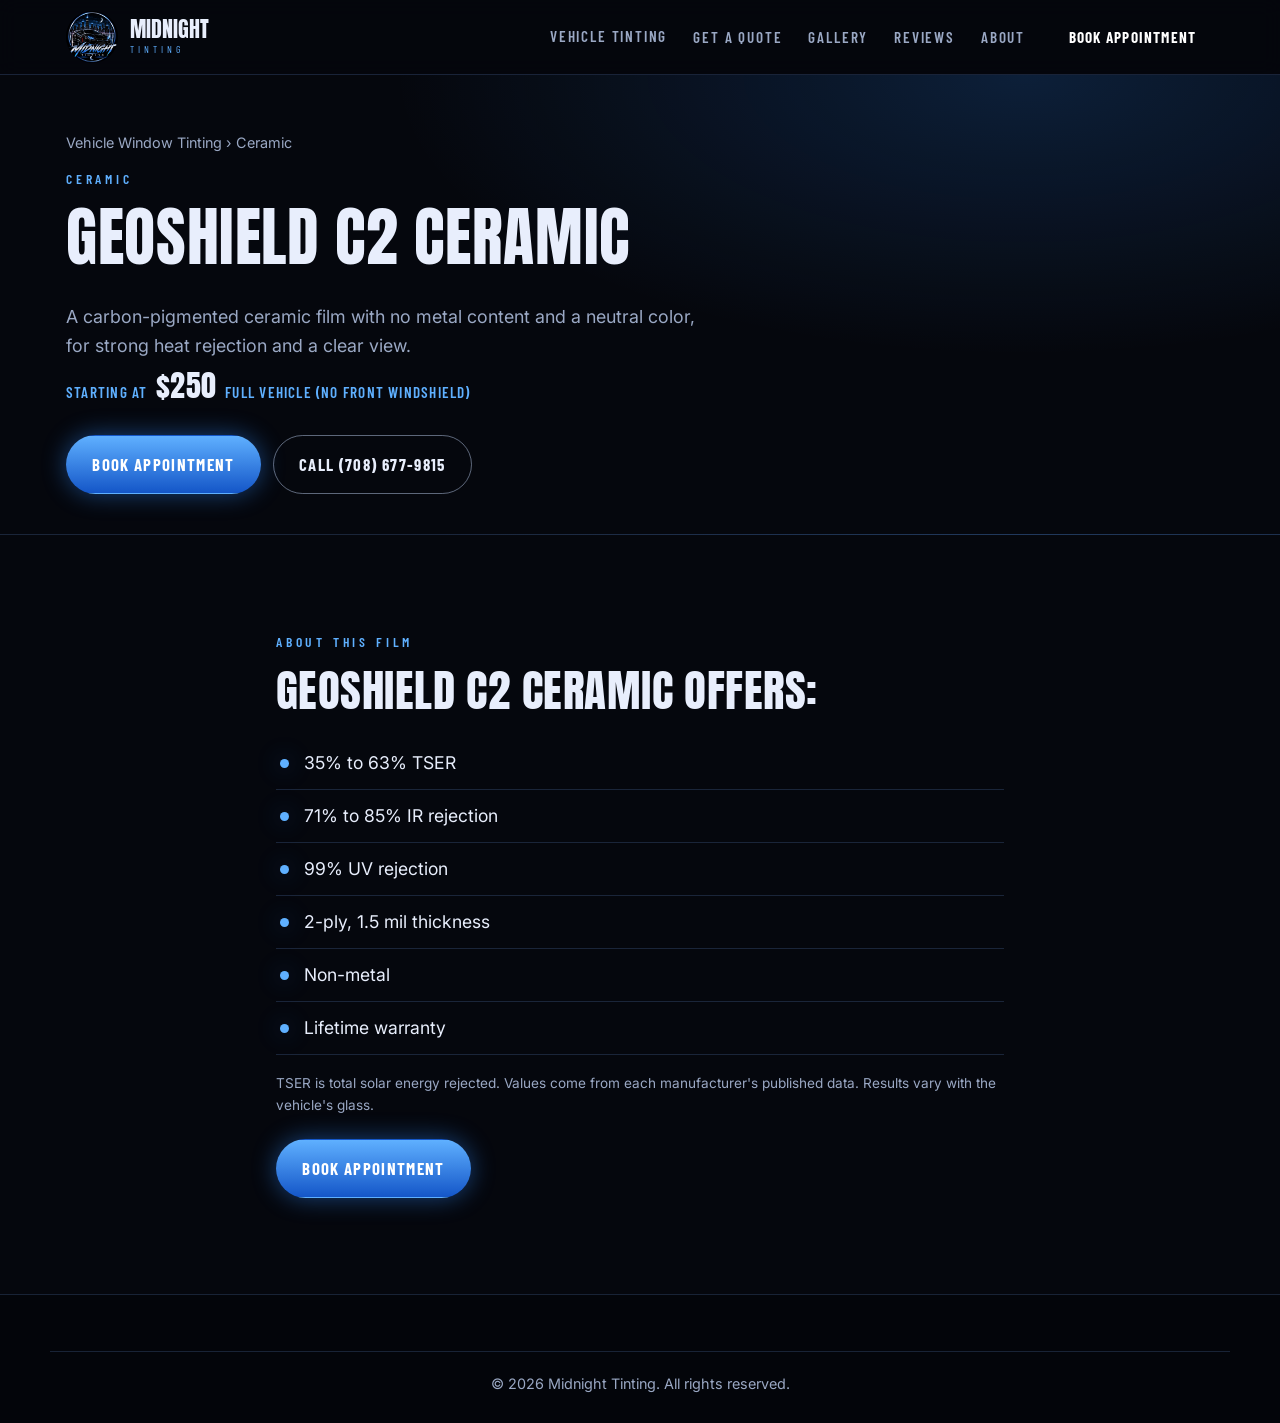
<file: public/geoshield-c2-ceramic.html>
<!doctype html>
<html lang="en">
<head>
  <meta charset="utf-8">
  <meta name="viewport" content="width=device-width, initial-scale=1">
  <title>GeoShield C2 Ceramic | Midnight Tinting</title>
  <meta name="description" content="GeoShield C2 Ceramic window film from Midnight Tinting in Chicagoland. Specs and how to book.">
  <meta name="theme-color" content="#05070d">
  <link rel="icon" type="image/png" sizes="192x192" href="assets/favicon-192.png">
  <link rel="apple-touch-icon" href="assets/apple-touch-icon.png">
  <link rel="preconnect" href="https://fonts.googleapis.com">
  <link rel="preconnect" href="https://fonts.gstatic.com" crossorigin>
  <link href="https://fonts.googleapis.com/css2?family=Anton&family=Barlow+Condensed:wght@500;600;700&family=Inter:wght@400;500;600&display=swap" rel="stylesheet">
  <link rel="stylesheet" href="styles.css">
  <!-- Google Analytics -->
  <script async src="https://www.googletagmanager.com/gtag/js?id=G-GV2LDCNRG"></script>
  <script>
    window.dataLayer = window.dataLayer || [];
    function gtag(){ dataLayer.push(arguments); }
    gtag('js', new Date());
    gtag('config', 'G-GV2LDCNRG');
  </script>
</head>
<body>
<a class="skip-link" href="#main">Skip to main content</a>
<header class="site-header">
  <div class="wrap nav-wrap">
    <a href="index.html" class="brand" aria-label="Midnight Tinting home">
      <img src="assets/logo-400.webp" alt="Midnight Tinting logo" width="52" height="52">
      <span class="brand-text">Midnight<small>Tinting</small></span>
    </a>
    <button class="nav-toggle" aria-expanded="false" aria-controls="nav" aria-label="Open menu">
      <span></span><span></span><span></span>
    </button>
    <nav id="nav" class="nav" aria-label="Main">
      <div class="nav-dropdown">
        <a href="index.html#services" class="nav-dd-toggle" aria-haspopup="true">Vehicle Tinting</a>
        <div class="nav-dd-menu" role="menu">
          <a href="uviron-puremax-carbon.html" role="menuitem">Carbon: Uviron PureMax</a>
          <a href="geoshield-c2-ceramic.html" role="menuitem">Ceramic: GeoShield C2</a>
        </div>
      </div>
      <a href="index.html#quote">Get a quote</a>
      <a href="index.html#gallery">Gallery</a>
      <a href="index.html#reviews">Reviews</a>
      <a href="index.html#about">About</a>
      <a href="booking.html" class="btn btn-small">Book appointment</a>
    </nav>
  </div>
</header>

<main id="main">
  <section class="product-hero">
    <div class="wrap">
      <p class="crumbs"><a href="index.html#services">Vehicle Window Tinting</a> &rsaquo; Ceramic</p>
      <p class="eyebrow">Ceramic</p>
      <h1>GeoShield C2 Ceramic</h1>
      <p class="lead">A carbon-pigmented ceramic film with no metal content and a neutral color, for strong heat rejection and a clear view.</p>
      <p class="price">Starting at <strong>$250</strong> Full Vehicle (No Front Windshield)</p>
      <div class="cta-row">
        <a href="booking.html" class="btn btn-primary">Book appointment</a>
        <a href="tel:+17086779815" class="btn btn-ghost">Call (708) 677-9815</a>
      </div>
    </div>
  </section>

  <section class="section">
    <div class="wrap product-about">
      <p class="eyebrow">About This Film</p>
      <h2>GeoShield C2 Ceramic Offers:</h2>
      <ul class="offers"><li>35% to 63% TSER</li><li>71% to 85% IR rejection</li><li>99% UV rejection</li><li>2-ply, 1.5 mil thickness</li><li>Non-metal</li><li>Lifetime warranty</li></ul>
      <p class="spec-note">TSER is total solar energy rejected. Values come from each manufacturer's published data. Results vary with the vehicle's glass.</p>
      <a href="booking.html" class="btn btn-primary">Book appointment</a>
    </div>
  </section>

</main>

<footer class="site-footer">
  <div class="wrap copy">
    <p>&copy; 2026 Midnight Tinting. All rights reserved.</p>
  </div>
</footer>

<script>
  (function () {
    var btn = document.querySelector('.nav-toggle');
    var nav = document.getElementById('nav');
    btn.addEventListener('click', function () {
      var open = nav.classList.toggle('open');
      btn.setAttribute('aria-expanded', open ? 'true' : 'false');
      btn.setAttribute('aria-label', open ? 'Close menu' : 'Open menu');
    });
    nav.addEventListener('click', function (e) {
      if (e.target.tagName === 'A' && !e.target.classList.contains('nav-dd-toggle')) {
        nav.classList.remove('open');
        btn.setAttribute('aria-expanded', 'false');
      }
    });
  })();
</script>
</body>
</html>
</file>
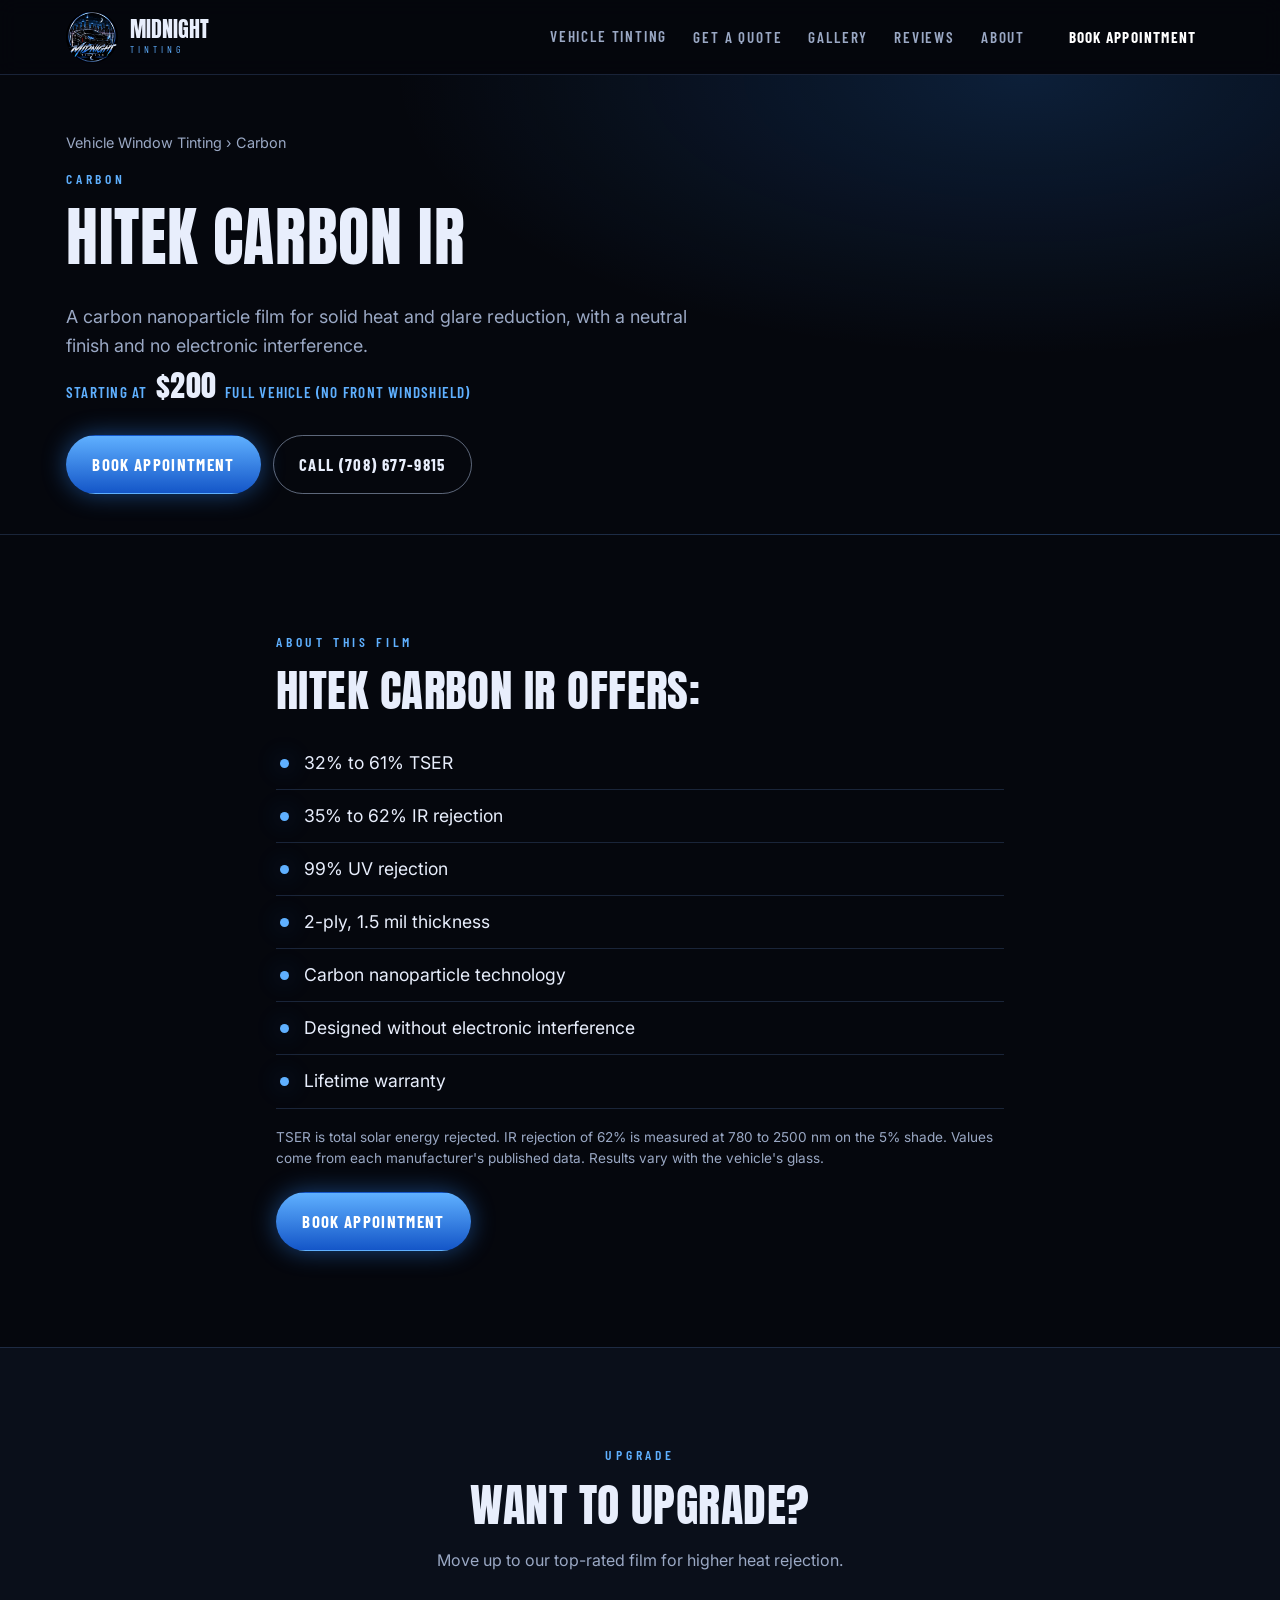
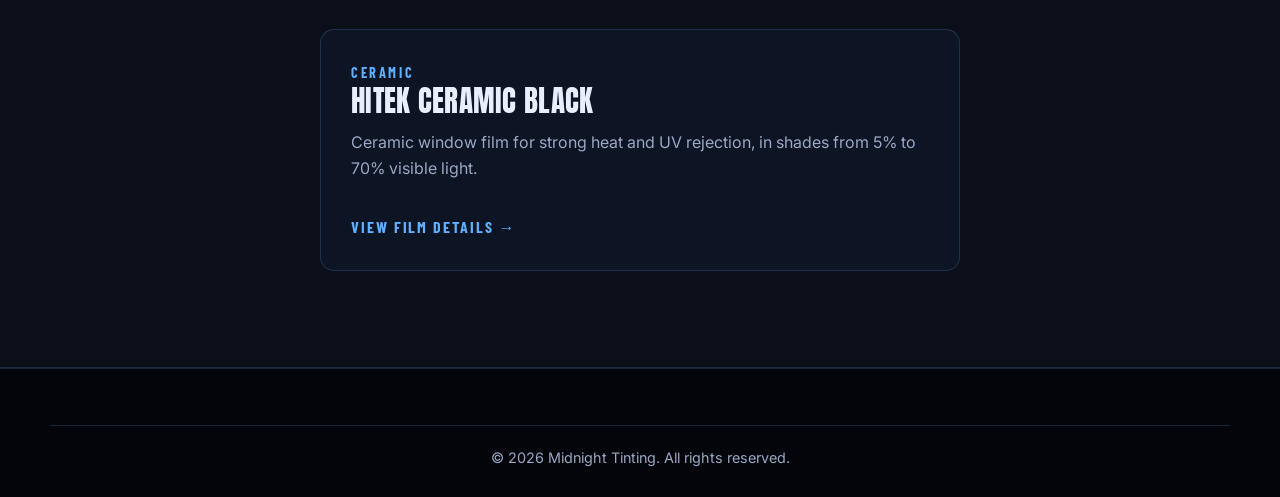
<file: public/hitek-carbon-ir.html>
<!doctype html>
<html lang="en">
<head>
  <meta charset="utf-8">
  <meta name="viewport" content="width=device-width, initial-scale=1">
  <title>Hitek Carbon IR | Midnight Tinting</title>
  <meta name="description" content="Hitek Carbon IR window film from Midnight Tinting in Chicagoland. Specs and how to book.">
  <meta name="theme-color" content="#05070d">
  <link rel="icon" type="image/png" sizes="192x192" href="assets/favicon-192.png">
  <link rel="apple-touch-icon" href="assets/apple-touch-icon.png">
  <link rel="preconnect" href="https://fonts.googleapis.com">
  <link rel="preconnect" href="https://fonts.gstatic.com" crossorigin>
  <link href="https://fonts.googleapis.com/css2?family=Anton&family=Barlow+Condensed:wght@500;600;700&family=Inter:wght@400;500;600&display=swap" rel="stylesheet">
  <link rel="stylesheet" href="styles.css">
  <!-- Google Analytics -->
  <script async src="https://www.googletagmanager.com/gtag/js?id=G-GV2LDCNRG"></script>
  <script>
    window.dataLayer = window.dataLayer || [];
    function gtag(){ dataLayer.push(arguments); }
    gtag('js', new Date());
    gtag('config', 'G-GV2LDCNRG');
  </script>
</head>
<body>
<a class="skip-link" href="#main">Skip to main content</a>
<header class="site-header">
  <div class="wrap nav-wrap">
    <a href="index.html" class="brand" aria-label="Midnight Tinting home">
      <img src="assets/logo-400.webp" alt="Midnight Tinting logo" width="52" height="52">
      <span class="brand-text">Midnight<small>Tinting</small></span>
    </a>
    <button class="nav-toggle" aria-expanded="false" aria-controls="nav" aria-label="Open menu">
      <span></span><span></span><span></span>
    </button>
    <nav id="nav" class="nav" aria-label="Main">
      <div class="nav-dropdown">
        <a href="index.html#services" class="nav-dd-toggle" aria-haspopup="true">Vehicle Tinting</a>
        <div class="nav-dd-menu" role="menu">
          <a href="uviron-puremax-carbon.html" role="menuitem">Entry carbon: Uviron PureMax</a>
          <a href="hitek-carbon-ir.html" role="menuitem">Carbon: Hitek Carbon IR</a>
          <a href="hitek-ceramic-black.html" role="menuitem">Ceramic: Hitek Ceramic Black</a>
        </div>
      </div>
      <a href="index.html#quote">Get a quote</a>
      <a href="index.html#gallery">Gallery</a>
      <a href="index.html#reviews">Reviews</a>
      <a href="index.html#about">About</a>
      <a href="booking.html" class="btn btn-small">Book appointment</a>
    </nav>
  </div>
</header>

<main id="main">
  <section class="product-hero">
    <div class="wrap">
      <p class="crumbs"><a href="index.html#services">Vehicle Window Tinting</a> &rsaquo; Carbon</p>
      <p class="eyebrow">Carbon</p>
      <h1>Hitek Carbon IR</h1>
      <p class="lead">A carbon nanoparticle film for solid heat and glare reduction, with a neutral finish and no electronic interference.</p>
      <p class="price">Starting at <strong>$200</strong> Full Vehicle (No Front Windshield)</p>
      <div class="cta-row">
        <a href="booking.html" class="btn btn-primary">Book appointment</a>
        <a href="tel:+17086779815" class="btn btn-ghost">Call (708) 677-9815</a>
      </div>
    </div>
  </section>

  <section class="section">
    <div class="wrap product-about">
      <p class="eyebrow">About This Film</p>
      <h2>Hitek Carbon IR Offers:</h2>
      <ul class="offers"><li>32% to 61% TSER</li><li>35% to 62% IR rejection</li><li>99% UV rejection</li><li>2-ply, 1.5 mil thickness</li><li>Carbon nanoparticle technology</li><li>Designed without electronic interference</li><li>Lifetime warranty</li></ul>
      <p class="spec-note">TSER is total solar energy rejected. IR rejection of 62% is measured at 780 to 2500 nm on the 5% shade. Values come from each manufacturer's published data. Results vary with the vehicle's glass.</p>
      <a href="booking.html" class="btn btn-primary">Book appointment</a>
    </div>
  </section>

  <section class="section section-alt">
    <div class="wrap">
      <header class="section-head">
        <p class="eyebrow">Upgrade</p>
        <h2>Want to Upgrade?</h2>
        <p class="section-sub">Move up to our top-rated film for higher heat rejection.</p>
      </header>
      <a class="other-card" href="hitek-ceramic-black.html">
        <span class="film-tag">Ceramic</span>
        <h3>Hitek Ceramic Black</h3>
        <p>Ceramic window film for strong heat and UV rejection, in shades from 5% to 70% visible light.</p>
        <span class="card-link">View film details &rarr;</span>
      </a>
    </div>
  </section>
</main>

<footer class="site-footer">
  <div class="wrap copy">
    <p>&copy; 2026 Midnight Tinting. All rights reserved.</p>
  </div>
</footer>

<script>
  (function () {
    var btn = document.querySelector('.nav-toggle');
    var nav = document.getElementById('nav');
    btn.addEventListener('click', function () {
      var open = nav.classList.toggle('open');
      btn.setAttribute('aria-expanded', open ? 'true' : 'false');
      btn.setAttribute('aria-label', open ? 'Close menu' : 'Open menu');
    });
    nav.addEventListener('click', function (e) {
      if (e.target.tagName === 'A' && !e.target.classList.contains('nav-dd-toggle')) {
        nav.classList.remove('open');
        btn.setAttribute('aria-expanded', 'false');
      }
    });
  })();
</script>
</body>
</html>
</file>
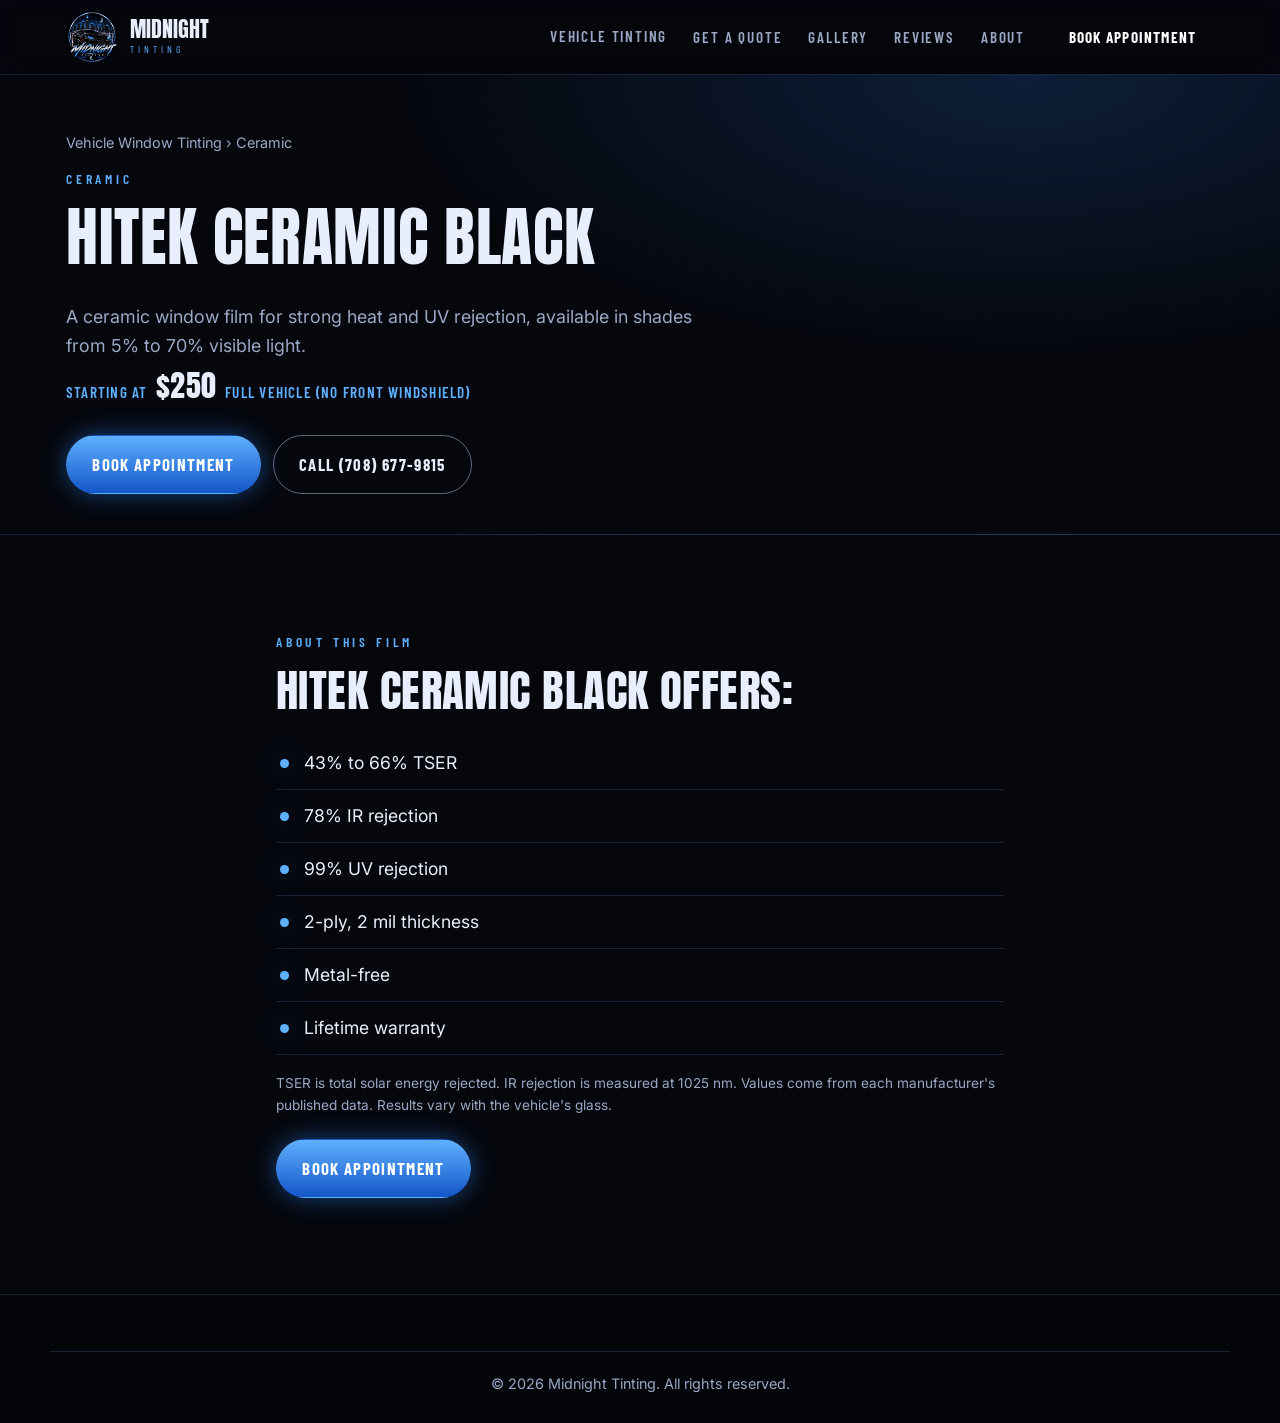
<file: public/hitek-ceramic-black.html>
<!doctype html>
<html lang="en">
<head>
  <meta charset="utf-8">
  <meta name="viewport" content="width=device-width, initial-scale=1">
  <title>Hitek Ceramic Black | Midnight Tinting</title>
  <meta name="description" content="Hitek Ceramic Black window film from Midnight Tinting in Chicagoland. Specs and how to book.">
  <meta name="theme-color" content="#05070d">
  <link rel="icon" type="image/png" sizes="192x192" href="assets/favicon-192.png">
  <link rel="apple-touch-icon" href="assets/apple-touch-icon.png">
  <link rel="preconnect" href="https://fonts.googleapis.com">
  <link rel="preconnect" href="https://fonts.gstatic.com" crossorigin>
  <link href="https://fonts.googleapis.com/css2?family=Anton&family=Barlow+Condensed:wght@500;600;700&family=Inter:wght@400;500;600&display=swap" rel="stylesheet">
  <link rel="stylesheet" href="styles.css">
  <!-- Google Analytics -->
  <script async src="https://www.googletagmanager.com/gtag/js?id=G-GV2LDCNRG"></script>
  <script>
    window.dataLayer = window.dataLayer || [];
    function gtag(){ dataLayer.push(arguments); }
    gtag('js', new Date());
    gtag('config', 'G-GV2LDCNRG');
  </script>
</head>
<body>
<a class="skip-link" href="#main">Skip to main content</a>
<header class="site-header">
  <div class="wrap nav-wrap">
    <a href="index.html" class="brand" aria-label="Midnight Tinting home">
      <img src="assets/logo-400.webp" alt="Midnight Tinting logo" width="52" height="52">
      <span class="brand-text">Midnight<small>Tinting</small></span>
    </a>
    <button class="nav-toggle" aria-expanded="false" aria-controls="nav" aria-label="Open menu">
      <span></span><span></span><span></span>
    </button>
    <nav id="nav" class="nav" aria-label="Main">
      <div class="nav-dropdown">
        <a href="index.html#services" class="nav-dd-toggle" aria-haspopup="true">Vehicle Tinting</a>
        <div class="nav-dd-menu" role="menu">
          <a href="uviron-puremax-carbon.html" role="menuitem">Entry carbon: Uviron PureMax</a>
          <a href="hitek-carbon-ir.html" role="menuitem">Carbon: Hitek Carbon IR</a>
          <a href="hitek-ceramic-black.html" role="menuitem">Ceramic: Hitek Ceramic Black</a>
        </div>
      </div>
      <a href="index.html#quote">Get a quote</a>
      <a href="index.html#gallery">Gallery</a>
      <a href="index.html#reviews">Reviews</a>
      <a href="index.html#about">About</a>
      <a href="booking.html" class="btn btn-small">Book appointment</a>
    </nav>
  </div>
</header>

<main id="main">
  <section class="product-hero">
    <div class="wrap">
      <p class="crumbs"><a href="index.html#services">Vehicle Window Tinting</a> &rsaquo; Ceramic</p>
      <p class="eyebrow">Ceramic</p>
      <h1>Hitek Ceramic Black</h1>
      <p class="lead">A ceramic window film for strong heat and UV rejection, available in shades from 5% to 70% visible light.</p>
      <p class="price">Starting at <strong>$250</strong> Full Vehicle (No Front Windshield)</p>
      <div class="cta-row">
        <a href="booking.html" class="btn btn-primary">Book appointment</a>
        <a href="tel:+17086779815" class="btn btn-ghost">Call (708) 677-9815</a>
      </div>
    </div>
  </section>

  <section class="section">
    <div class="wrap product-about">
      <p class="eyebrow">About This Film</p>
      <h2>Hitek Ceramic Black Offers:</h2>
      <ul class="offers"><li>43% to 66% TSER</li><li>78% IR rejection</li><li>99% UV rejection</li><li>2-ply, 2 mil thickness</li><li>Metal-free</li><li>Lifetime warranty</li></ul>
      <p class="spec-note">TSER is total solar energy rejected. IR rejection is measured at 1025 nm. Values come from each manufacturer's published data. Results vary with the vehicle's glass.</p>
      <a href="booking.html" class="btn btn-primary">Book appointment</a>
    </div>
  </section>

</main>

<footer class="site-footer">
  <div class="wrap copy">
    <p>&copy; 2026 Midnight Tinting. All rights reserved.</p>
  </div>
</footer>

<script>
  (function () {
    var btn = document.querySelector('.nav-toggle');
    var nav = document.getElementById('nav');
    btn.addEventListener('click', function () {
      var open = nav.classList.toggle('open');
      btn.setAttribute('aria-expanded', open ? 'true' : 'false');
      btn.setAttribute('aria-label', open ? 'Close menu' : 'Open menu');
    });
    nav.addEventListener('click', function (e) {
      if (e.target.tagName === 'A' && !e.target.classList.contains('nav-dd-toggle')) {
        nav.classList.remove('open');
        btn.setAttribute('aria-expanded', 'false');
      }
    });
  })();
</script>
</body>
</html>
</file>
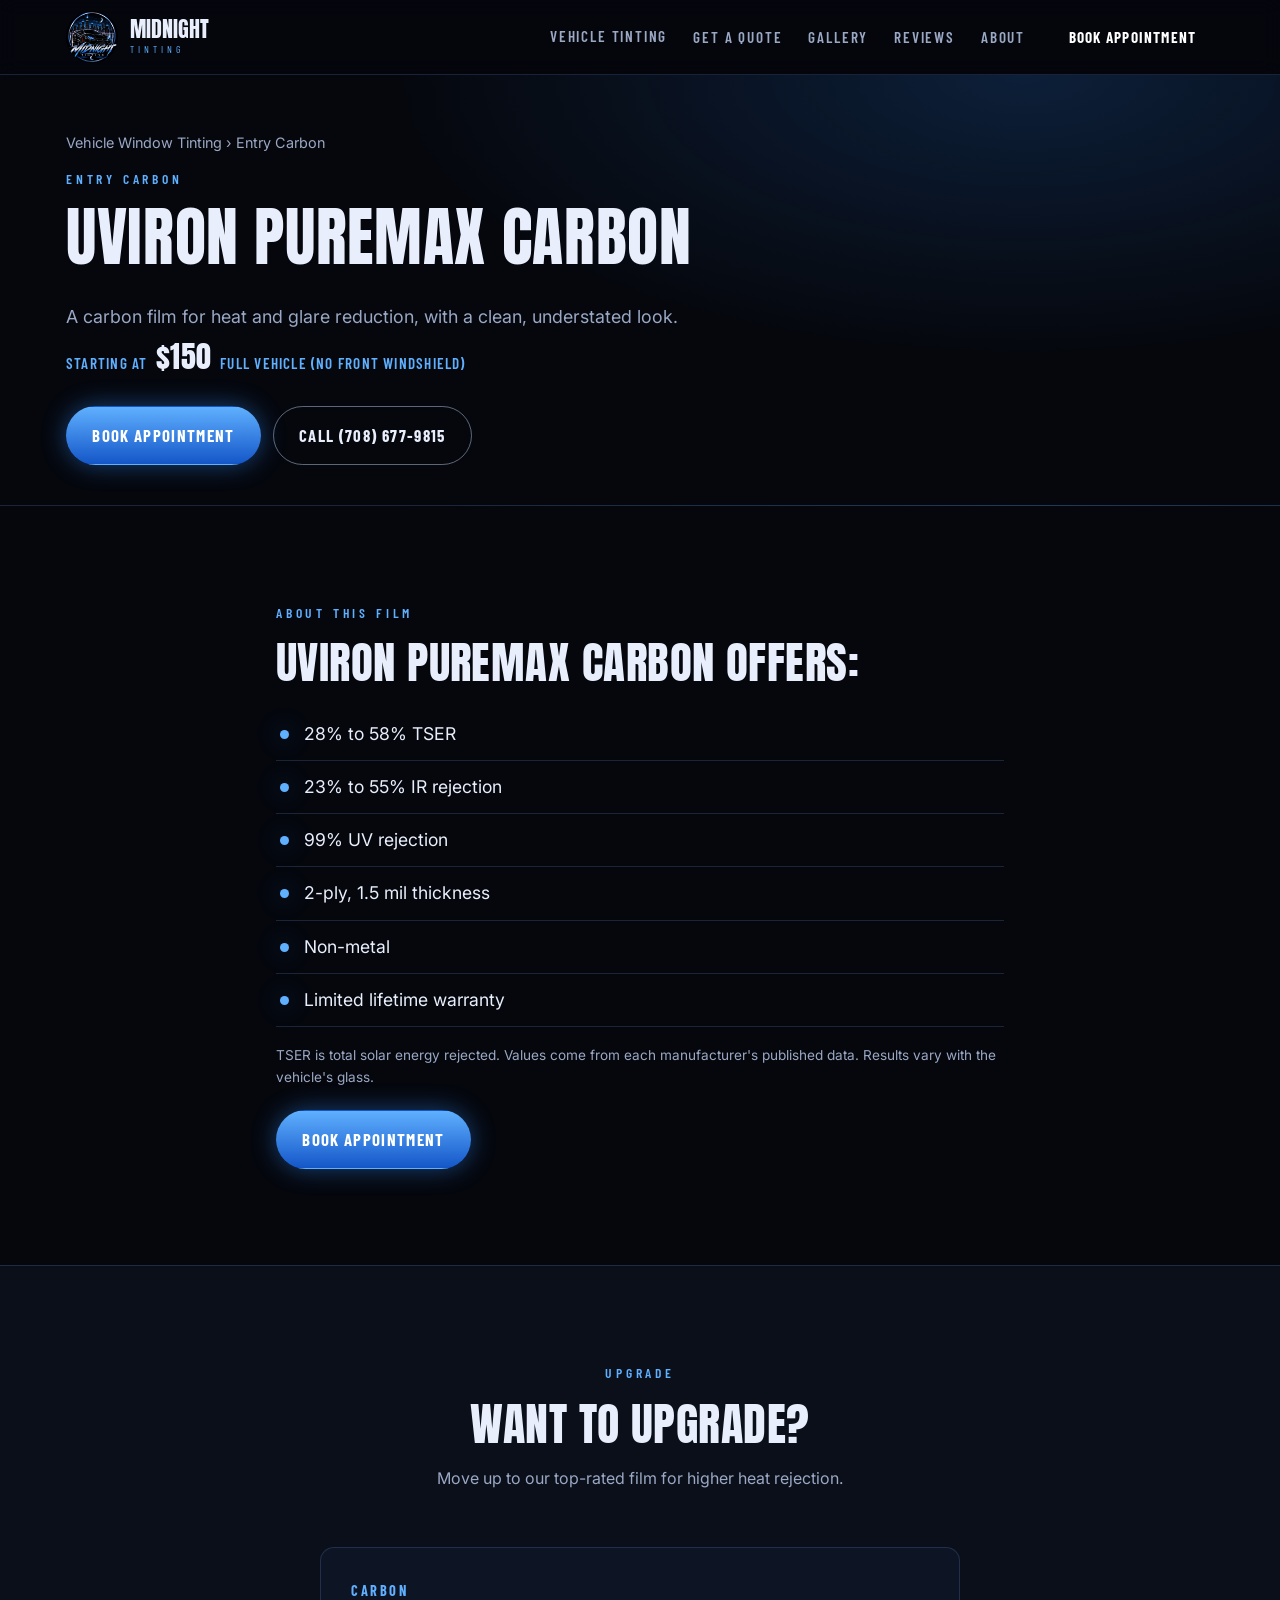
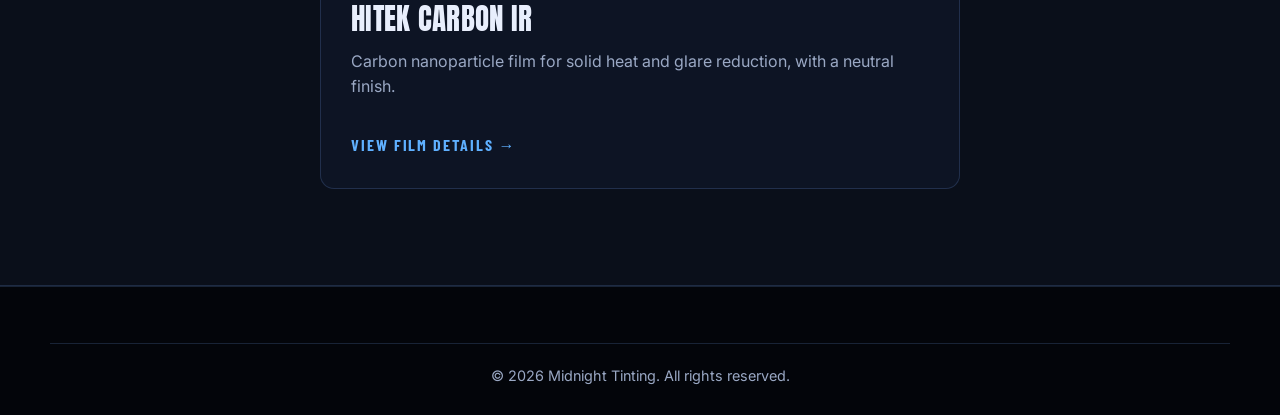
<file: public/uviron-puremax-carbon.html>
<!doctype html>
<html lang="en">
<head>
  <meta charset="utf-8">
  <meta name="viewport" content="width=device-width, initial-scale=1">
  <title>Uviron PureMax Carbon | Midnight Tinting</title>
  <meta name="description" content="Uviron PureMax Carbon window film from Midnight Tinting in Chicagoland. Specs and how to book.">
  <meta name="theme-color" content="#05070d">
  <link rel="icon" type="image/png" sizes="192x192" href="assets/favicon-192.png">
  <link rel="apple-touch-icon" href="assets/apple-touch-icon.png">
  <link rel="preconnect" href="https://fonts.googleapis.com">
  <link rel="preconnect" href="https://fonts.gstatic.com" crossorigin>
  <link href="https://fonts.googleapis.com/css2?family=Anton&family=Barlow+Condensed:wght@500;600;700&family=Inter:wght@400;500;600&display=swap" rel="stylesheet">
  <link rel="stylesheet" href="styles.css">
  <!-- Google Analytics -->
  <script async src="https://www.googletagmanager.com/gtag/js?id=G-GV2LDCNRG"></script>
  <script>
    window.dataLayer = window.dataLayer || [];
    function gtag(){ dataLayer.push(arguments); }
    gtag('js', new Date());
    gtag('config', 'G-GV2LDCNRG');
  </script>
</head>
<body>
<a class="skip-link" href="#main">Skip to main content</a>
<header class="site-header">
  <div class="wrap nav-wrap">
    <a href="index.html" class="brand" aria-label="Midnight Tinting home">
      <img src="assets/logo-400.webp" alt="Midnight Tinting logo" width="52" height="52">
      <span class="brand-text">Midnight<small>Tinting</small></span>
    </a>
    <button class="nav-toggle" aria-expanded="false" aria-controls="nav" aria-label="Open menu">
      <span></span><span></span><span></span>
    </button>
    <nav id="nav" class="nav" aria-label="Main">
      <div class="nav-dropdown">
        <a href="index.html#services" class="nav-dd-toggle" aria-haspopup="true">Vehicle Tinting</a>
        <div class="nav-dd-menu" role="menu">
          <a href="uviron-puremax-carbon.html" role="menuitem">Entry carbon: Uviron PureMax</a>
          <a href="hitek-carbon-ir.html" role="menuitem">Carbon: Hitek Carbon IR</a>
          <a href="hitek-ceramic-black.html" role="menuitem">Ceramic: Hitek Ceramic Black</a>
        </div>
      </div>
      <a href="index.html#quote">Get a quote</a>
      <a href="index.html#gallery">Gallery</a>
      <a href="index.html#reviews">Reviews</a>
      <a href="index.html#about">About</a>
      <a href="booking.html" class="btn btn-small">Book appointment</a>
    </nav>
  </div>
</header>

<main id="main">
  <section class="product-hero">
    <div class="wrap">
      <p class="crumbs"><a href="index.html#services">Vehicle Window Tinting</a> &rsaquo; Entry Carbon</p>
      <p class="eyebrow">Entry Carbon</p>
      <h1>Uviron PureMax Carbon</h1>
      <p class="lead">A carbon film for heat and glare reduction, with a clean, understated look.</p>
      <p class="price">Starting at <strong>$150</strong> Full Vehicle (No Front Windshield)</p>
      <div class="cta-row">
        <a href="booking.html" class="btn btn-primary">Book appointment</a>
        <a href="tel:+17086779815" class="btn btn-ghost">Call (708) 677-9815</a>
      </div>
    </div>
  </section>

  <section class="section">
    <div class="wrap product-about">
      <p class="eyebrow">About This Film</p>
      <h2>Uviron PureMax Carbon Offers:</h2>
      <ul class="offers"><li>28% to 58% TSER</li><li>23% to 55% IR rejection</li><li>99% UV rejection</li><li>2-ply, 1.5 mil thickness</li><li>Non-metal</li><li>Limited lifetime warranty</li></ul>
      <p class="spec-note">TSER is total solar energy rejected. Values come from each manufacturer's published data. Results vary with the vehicle's glass.</p>
      <a href="booking.html" class="btn btn-primary">Book appointment</a>
    </div>
  </section>

  <section class="section section-alt">
    <div class="wrap">
      <header class="section-head">
        <p class="eyebrow">Upgrade</p>
        <h2>Want to Upgrade?</h2>
        <p class="section-sub">Move up to our top-rated film for higher heat rejection.</p>
      </header>
      <a class="other-card" href="hitek-carbon-ir.html">
        <span class="film-tag">Carbon</span>
        <h3>Hitek Carbon IR</h3>
        <p>Carbon nanoparticle film for solid heat and glare reduction, with a neutral finish.</p>
        <span class="card-link">View film details &rarr;</span>
      </a>
    </div>
  </section>
</main>

<footer class="site-footer">
  <div class="wrap copy">
    <p>&copy; 2026 Midnight Tinting. All rights reserved.</p>
  </div>
</footer>

<script>
  (function () {
    var btn = document.querySelector('.nav-toggle');
    var nav = document.getElementById('nav');
    btn.addEventListener('click', function () {
      var open = nav.classList.toggle('open');
      btn.setAttribute('aria-expanded', open ? 'true' : 'false');
      btn.setAttribute('aria-label', open ? 'Close menu' : 'Open menu');
    });
    nav.addEventListener('click', function (e) {
      if (e.target.tagName === 'A' && !e.target.classList.contains('nav-dd-toggle')) {
        nav.classList.remove('open');
        btn.setAttribute('aria-expanded', 'false');
      }
    });
  })();
</script>
</body>
</html>
</file>
<file: public/styles.css>
/* ===== Midnight Window Tinting ===== */

:root {
  --bg: #05070d;
  --bg-2: #0a0f1a;
  --panel: #0d1424;
  --line: rgba(120, 170, 255, 0.18);
  --text: #e8eefc;
  --muted: #9aa8c4;
  --blue: #2f8cff;
  --blue-hot: #5fb0ff;
  --blue-deep: #1456c8;
  --chrome: linear-gradient(180deg, #ffffff 0%, #c9d6ea 45%, #6f819f 55%, #e9f1ff 100%);
  --radius: 14px;
  --wrap: 1180px;
  --gutter: 16px;
  --glow: 0 0 24px rgba(47, 140, 255, 0.45);
}

*,
*::before,
*::after { box-sizing: border-box; }

html { scroll-behavior: smooth; scroll-padding-top: 84px; }

body {
  margin: 0;
  background: var(--bg);
  color: var(--text);
  font-family: "Inter", system-ui, -apple-system, "Segoe UI", Roboto, sans-serif;
  font-size: 16px;
  line-height: 1.6;
  -webkit-font-smoothing: antialiased;
  overflow-x: hidden;
}

img { max-width: 100%; height: auto; display: block; }
a { color: inherit; }

.wrap {
  width: 100%;
  max-width: var(--wrap);
  margin: 0 auto;
  padding: 0 var(--gutter);
}

/* ---------- Type ---------- */
h1, h2, h3 {
  font-family: "Anton", "Barlow Condensed", Impact, sans-serif;
  font-weight: 400;
  letter-spacing: 0.01em;
  line-height: 1.05;
  margin: 0 0 0.5em;
  text-transform: uppercase;
}
h1 { font-size: clamp(2.4rem, 6vw, 4.6rem); }
h2 { font-size: clamp(1.9rem, 4vw, 2.9rem); }
h3 { font-size: 1.5rem; }
p { margin: 0 0 1em; }

.eyebrow {
  font-family: "Barlow Condensed", sans-serif;
  font-weight: 600;
  letter-spacing: 0.28em;
  text-transform: uppercase;
  color: var(--blue-hot);
  font-size: 0.85rem;
  margin-bottom: 0.9rem;
}

.chrome {
  background: var(--chrome);
  -webkit-background-clip: text;
  background-clip: text;
  color: transparent;
}

.lead { font-size: 1.12rem; color: var(--muted); max-width: 36em; }

/* ---------- Buttons ---------- */
.btn {
  display: inline-flex;
  align-items: center;
  justify-content: center;
  gap: 0.5em;
  padding: 0.9em 1.5em;
  border-radius: 999px;
  font-family: "Barlow Condensed", sans-serif;
  font-weight: 700;
  font-size: 1.05rem;
  letter-spacing: 0.08em;
  text-transform: uppercase;
  text-decoration: none;
  border: 1px solid transparent;
  cursor: pointer;
  transition: transform 0.15s ease, box-shadow 0.2s ease, background 0.2s ease;
  white-space: nowrap;
}
.btn:hover { transform: translateY(-2px); }

.btn-primary {
  background: linear-gradient(180deg, var(--blue-hot), var(--blue-deep));
  color: #fff;
  box-shadow: var(--glow);
}
.btn-primary:hover { box-shadow: 0 0 36px rgba(47, 140, 255, 0.7); }

.btn-ghost {
  background: transparent;
  color: var(--text);
  border-color: rgba(200, 220, 255, 0.45);
}
.btn-ghost:hover { border-color: var(--blue-hot); color: var(--blue-hot); }

.btn-small { padding: 0.55em 1.1em; font-size: 0.95rem; }
.btn-block { width: 100%; }

.cta-row { display: flex; flex-wrap: wrap; gap: 12px; margin-top: 1.6rem; }

/* ---------- Header ---------- */
.site-header {
  position: sticky;
  top: 0;
  z-index: 50;
  background: rgba(5, 7, 13, 0.85);
  backdrop-filter: blur(10px);
  -webkit-backdrop-filter: blur(10px);
  border-bottom: 1px solid var(--line);
}

.nav-wrap {
  display: flex;
  align-items: center;
  justify-content: space-between;
  min-height: 74px;
}

.brand {
  display: flex;
  align-items: center;
  gap: 12px;
  text-decoration: none;
}
.brand img { width: 52px; height: 52px; border-radius: 50%; }
.brand-text {
  font-family: "Anton", sans-serif;
  font-size: 1.35rem;
  text-transform: uppercase;
  line-height: 1;
  color: var(--text);
}
.brand-text small {
  display: block;
  font-family: "Barlow Condensed", sans-serif;
  font-size: 0.62rem;
  letter-spacing: 0.4em;
  color: var(--blue-hot);
  margin-top: 4px;
}

.nav {
  display: flex;
  align-items: center;
  gap: 26px;
}
.nav a:not(.btn) {
  text-decoration: none;
  font-family: "Barlow Condensed", sans-serif;
  font-weight: 600;
  letter-spacing: 0.12em;
  text-transform: uppercase;
  font-size: 0.95rem;
  color: var(--muted);
  transition: color 0.2s;
}
.nav a:not(.btn):hover { color: var(--text); }
.nav .nav-call { color: var(--blue-hot); }
.nav .btn-small { color: #fff; }

.nav-toggle {
  display: none;
  background: none;
  border: 0;
  padding: 10px;
  cursor: pointer;
  flex-direction: column;
  gap: 5px;
}
.nav-toggle span {
  display: block;
  width: 26px;
  height: 2px;
  background: var(--text);
  border-radius: 2px;
}

/* ---------- Hero ---------- */
.hero {
  position: relative;
  overflow: hidden;
  padding: 64px 0 80px;
  background:
    radial-gradient(1000px 500px at 80% 10%, rgba(47, 140, 255, 0.22), transparent 60%),
    radial-gradient(800px 500px at 0% 100%, rgba(47, 140, 255, 0.12), transparent 60%),
    var(--bg);
}
.hero-glow {
  position: absolute;
  inset: auto -10% -40% auto;
  width: 60%;
  aspect-ratio: 1;
  border-radius: 50%;
  background: radial-gradient(circle, rgba(47, 140, 255, 0.25), transparent 65%);
  pointer-events: none;
}

.hero-grid {
  position: relative;
  display: grid;
  grid-template-columns: 1.1fr 0.9fr;
  gap: 40px;
  align-items: center;
}

.hero-points {
  list-style: none;
  padding: 0;
  margin: 2rem 0 0;
  display: flex;
  flex-wrap: wrap;
  gap: 10px 22px;
  font-family: "Barlow Condensed", sans-serif;
  font-weight: 600;
  letter-spacing: 0.12em;
  text-transform: uppercase;
  font-size: 0.9rem;
  color: var(--muted);
}
.hero-points li::before {
  content: "";
  display: inline-block;
  width: 8px;
  height: 8px;
  margin-right: 8px;
  border-radius: 50%;
  background: var(--blue-hot);
  box-shadow: var(--glow);
  vertical-align: middle;
}

.hero-art { display: flex; justify-content: center; }
.emblem {
  position: relative;
  width: min(100%, 520px);
  border-radius: 50%;
  padding: 10px;
  background: linear-gradient(160deg, #e9f1ff, #3c4a66 40%, #0b1220 60%, #7aa9ff);
  box-shadow: 0 0 60px rgba(47, 140, 255, 0.35), 0 30px 60px rgba(0, 0, 0, 0.6);
}
.emblem img { border-radius: 50%; width: 100%; height: auto; }

/* ---------- Strip ---------- */
.strip {
  background: linear-gradient(90deg, var(--blue-deep), var(--blue), var(--blue-deep));
  box-shadow: 0 0 30px rgba(47, 140, 255, 0.35);
}
.strip-inner {
  display: flex;
  flex-wrap: wrap;
  justify-content: center;
  align-items: center;
  gap: 8px 18px;
  padding-top: 16px;
  padding-bottom: 16px;
  font-family: "Barlow Condensed", sans-serif;
  font-weight: 700;
  letter-spacing: 0.18em;
  text-transform: uppercase;
  font-size: 1rem;
  color: #fff;
}
.strip-inner .sep { opacity: 0.6; font-size: 0.7rem; }

/* ---------- Sections ---------- */
.section { padding: 96px 0; }
.section-alt { background: var(--bg-2); border-top: 1px solid var(--line); border-bottom: 1px solid var(--line); }

.section-head {
  text-align: center;
  max-width: 720px;
  margin: 0 auto 56px;
}
.section-head h2 { margin-bottom: 0.4em; }
.section-sub { color: var(--muted); margin-bottom: 0; }

/* ---------- Service cards ---------- */
.cards {
  display: grid;
  grid-template-columns: repeat(3, 1fr);
  gap: 22px;
}
.card {
  position: relative;
  background: linear-gradient(180deg, var(--panel), var(--bg-2));
  border: 1px solid var(--line);
  border-radius: var(--radius);
  padding: 34px 28px;
  transition: border-color 0.25s, transform 0.25s, box-shadow 0.25s;
  overflow: hidden;
}
.card::before {
  content: "";
  position: absolute;
  top: 0; left: 0; right: 0;
  height: 2px;
  background: linear-gradient(90deg, transparent, var(--blue-hot), transparent);
  opacity: 0.7;
}
.card:hover {
  border-color: rgba(95, 176, 255, 0.5);
  transform: translateY(-4px);
  box-shadow: 0 18px 40px rgba(0, 0, 0, 0.5), var(--glow);
}
.card-icon {
  width: 64px;
  height: 64px;
  border-radius: 16px;
  display: grid;
  place-items: center;
  color: var(--blue-hot);
  background: rgba(47, 140, 255, 0.1);
  border: 1px solid rgba(95, 176, 255, 0.3);
  margin-bottom: 20px;
}
.card h3 { font-size: 1.6rem; }
.card p { color: var(--muted); margin: 0; }

/* ---------- Compare ---------- */
.compare {
  display: grid;
  grid-template-columns: 1fr 1fr;
  gap: 22px;
  max-width: 900px;
  margin: 0 auto;
}
.compare-col {
  position: relative;
  background: var(--panel);
  border: 1px solid var(--line);
  border-radius: var(--radius);
  padding: 36px 30px;
}
.compare-col h3 { font-size: 2.2rem; margin-bottom: 0.2em; }
.compare-col.featured {
  border-color: var(--blue);
  box-shadow: var(--glow);
  background: linear-gradient(180deg, #0f1c36, var(--panel));
}
.compare-tag {
  font-family: "Barlow Condensed", sans-serif;
  font-weight: 600;
  letter-spacing: 0.18em;
  text-transform: uppercase;
  color: var(--blue-hot);
  font-size: 0.9rem;
  margin-bottom: 1.2rem;
}
.compare-col ul { list-style: none; padding: 0; margin: 0; }
.compare-col li {
  padding: 10px 0 10px 28px;
  border-top: 1px solid var(--line);
  position: relative;
  color: var(--muted);
}
.compare-col li::before {
  content: "";
  position: absolute;
  left: 4px;
  top: 19px;
  width: 10px;
  height: 10px;
  border-radius: 50%;
  background: var(--blue-hot);
  box-shadow: var(--glow);
}
.badge {
  position: absolute;
  top: -12px;
  right: 22px;
  background: linear-gradient(180deg, var(--blue-hot), var(--blue-deep));
  color: #fff;
  font-family: "Barlow Condensed", sans-serif;
  font-weight: 700;
  letter-spacing: 0.14em;
  text-transform: uppercase;
  font-size: 0.8rem;
  padding: 5px 14px;
  border-radius: 999px;
}

/* ---------- Gallery ---------- */
.gallery {
  display: grid;
  grid-template-columns: repeat(2, 1fr);
  gap: 22px;
}
.shot {
  margin: 0;
  position: relative;
  border-radius: var(--radius);
  overflow: hidden;
  border: 1px solid var(--line);
  background: var(--panel);
}
.shot-wide { grid-column: 1 / -1; }
.shot img {
  width: 100%;
  height: 100%;
  object-fit: cover;
  aspect-ratio: 16 / 9;
  transition: transform 0.6s ease;
}
.shot-wide img { aspect-ratio: 21 / 8; }
.shot:hover img { transform: scale(1.04); }
.shot figcaption {
  position: absolute;
  left: 14px;
  bottom: 14px;
  background: rgba(5, 7, 13, 0.75);
  border: 1px solid var(--line);
  padding: 6px 14px;
  border-radius: 999px;
  font-family: "Barlow Condensed", sans-serif;
  font-weight: 600;
  letter-spacing: 0.14em;
  text-transform: uppercase;
  font-size: 0.85rem;
}

/* ---------- About ---------- */
.about-grid {
  display: grid;
  grid-template-columns: 1.2fr 0.8fr;
  gap: 56px;
  align-items: center;
}
.about-copy h2 { font-size: clamp(2.2rem, 5vw, 3.4rem); }
.role {
  font-family: "Barlow Condensed", sans-serif;
  font-weight: 600;
  letter-spacing: 0.2em;
  text-transform: uppercase;
  color: var(--blue-hot);
  margin-bottom: 1.4rem;
}
.about-copy p:not(.eyebrow):not(.role) { color: var(--muted); }
.about-badge {
  display: flex;
  justify-content: center;
}
.about-badge img {
  width: min(100%, 360px);
  border-radius: 50%;
  box-shadow: 0 0 0 1px var(--line), 0 0 60px rgba(47, 140, 255, 0.3);
}

/* ---------- Contact ---------- */
.contact {
  background:
    radial-gradient(700px 400px at 50% 0%, rgba(47, 140, 255, 0.18), transparent 70%),
    var(--bg);
  border-top: 1px solid var(--line);
}
.contact-grid {
  display: grid;
  grid-template-columns: 1.3fr 0.7fr;
  gap: 22px;
  max-width: 980px;
  margin: 0 auto;
}
.contact-list { display: grid; gap: 14px; }
.contact-item {
  display: flex;
  flex-direction: column;
  gap: 4px;
  padding: 20px 24px;
  background: var(--panel);
  border: 1px solid var(--line);
  border-radius: var(--radius);
  text-decoration: none;
  transition: border-color 0.2s, box-shadow 0.2s;
}
.contact-item:not(.static):hover {
  border-color: var(--blue-hot);
  box-shadow: var(--glow);
}
.ci-label {
  font-family: "Barlow Condensed", sans-serif;
  font-weight: 600;
  letter-spacing: 0.18em;
  text-transform: uppercase;
  font-size: 0.8rem;
  color: var(--blue-hot);
}
.ci-value {
  font-size: 1.15rem;
  font-weight: 600;
  word-break: break-word;
}

.book-card {
  display: flex;
  flex-direction: column;
  align-items: center;
  text-align: center;
  padding: 30px 26px;
  background: linear-gradient(180deg, #0f1c36, var(--panel));
  border: 1px solid var(--blue);
  border-radius: var(--radius);
  box-shadow: var(--glow);
}
.book-kicker {
  font-family: "Anton", sans-serif;
  text-transform: uppercase;
  font-size: 1.5rem;
  letter-spacing: 0.04em;
  margin-bottom: 18px;
}
.qr-placeholder {
  width: 180px;
  height: 180px;
  display: grid;
  place-items: center;
  background: #fff;
  border-radius: 14px;
  box-shadow: 0 0 0 4px rgba(95, 176, 255, 0.5), var(--glow);
  color: #05070d;
  font-family: "Barlow Condensed", sans-serif;
  font-weight: 700;
  letter-spacing: 0.1em;
  margin-bottom: 14px;
}
.book-url {
  font-family: "Barlow Condensed", sans-serif;
  letter-spacing: 0.12em;
  text-transform: uppercase;
  color: var(--muted);
  margin: 0 0 20px;
}

/* ---------- Footer ---------- */
.site-footer {
  background: #03050a;
  border-top: 1px solid var(--line);
  padding-top: 56px;
}
.footer-grid {
  display: grid;
  grid-template-columns: 1.2fr 1fr 1fr;
  gap: 32px;
  align-items: center;
  padding-bottom: 36px;
}
.footer-brand { display: flex; align-items: center; gap: 16px; }
.footer-brand img { width: 72px; height: 72px; border-radius: 50%; }
.footer-brand p {
  margin: 0;
  font-family: "Anton", sans-serif;
  text-transform: uppercase;
  font-size: 1.2rem;
  line-height: 1.2;
}
.footer-brand small {
  font-family: "Barlow Condensed", sans-serif;
  letter-spacing: 0.14em;
  color: var(--muted);
  font-size: 0.8rem;
  text-transform: uppercase;
}
.footer-links,
.socials {
  display: flex;
  flex-wrap: wrap;
  gap: 10px 22px;
}
.footer-links { justify-content: center; }
.socials { justify-content: flex-end; }
.footer-links a,
.socials a {
  text-decoration: none;
  color: var(--muted);
  font-family: "Barlow Condensed", sans-serif;
  font-weight: 600;
  letter-spacing: 0.12em;
  text-transform: uppercase;
  font-size: 0.95rem;
}
.footer-links a:hover,
.socials a:hover { color: var(--blue-hot); }

.copy {
  border-top: 1px solid var(--line);
  padding-top: 20px;
  padding-bottom: 28px;
  color: var(--muted);
  font-size: 0.9rem;
}
.copy p { margin: 0; text-align: center; }

/* ---------- Responsive ---------- */
@media (max-width: 960px) {
  .hero-grid { grid-template-columns: 1fr; text-align: center; }
  .lead { margin-left: auto; margin-right: auto; }
  .cta-row, .hero-points { justify-content: center; }
  .hero-art { order: -1; }
  .emblem { width: min(78%, 420px); }
  .cards { grid-template-columns: 1fr 1fr; }
  .about-grid { grid-template-columns: 1fr; text-align: center; }
  .about-copy .cta-row { justify-content: center; }
  .about-badge { order: -1; }
  .contact-grid { grid-template-columns: 1fr; }
  .footer-grid { grid-template-columns: 1fr; text-align: center; }
  .footer-brand { justify-content: center; }
  .socials { justify-content: center; }
}

@media (max-width: 820px) {
  .nav-toggle { display: flex; }
  .nav {
    position: fixed;
    top: 74px;
    left: 0;
    right: 0;
    flex-direction: column;
    align-items: stretch;
    gap: 0;
    background: rgba(5, 7, 13, 0.97);
    border-bottom: 1px solid var(--line);
    padding: 8px var(--gutter) 20px;
    transform: translateY(-120%);
    opacity: 0;
    pointer-events: none;
    transition: transform 0.3s ease, opacity 0.3s ease;
  }
  .nav.open {
    transform: translateY(0);
    opacity: 1;
    pointer-events: auto;
  }
  .nav a:not(.btn) {
    padding: 14px 0;
    border-bottom: 1px solid var(--line);
    font-size: 1.05rem;
  }
  .nav .btn-small { margin-top: 16px; padding: 0.9em 1.5em; }
  .nav-call { order: 0; }
  .section { padding: 72px 0; }
  .section-head { margin-bottom: 40px; }
}

@media (max-width: 640px) {
  :root { --gutter: 16px; }
  .cards,
  .compare,
  .gallery { grid-template-columns: 1fr; }
  .shot-wide { grid-column: auto; }
  .shot-wide img { aspect-ratio: 16 / 9; }
  .hero { padding: 40px 0 56px; }
  .cta-row .btn { flex: 1 1 100%; }
  .brand-text { font-size: 1.1rem; }
  .brand img { width: 44px; height: 44px; }
  .strip-inner { letter-spacing: 0.12em; font-size: 0.9rem; }
  .section { padding: 60px 0; }
}

@media (prefers-reduced-motion: reduce) {
  html { scroll-behavior: auto; }
  *, *::before, *::after { transition: none !important; animation: none !important; }
}

/* ===== Added: utility bar, trust bar, estimate band, reviews, FAQ ===== */

.utility {
  background: var(--blue-deep);
  color: #fff;
  font-family: "Barlow Condensed", sans-serif;
  font-weight: 700;
  letter-spacing: 0.12em;
  text-transform: uppercase;
  font-size: 0.9rem;
}
.utility-inner {
  display: flex;
  justify-content: space-between;
  align-items: center;
  gap: 12px;
  padding-top: 8px;
  padding-bottom: 8px;
}
.utility a { color: #fff; text-decoration: none; }
.utility a:hover { text-decoration: underline; }

.trust {
  background: var(--bg-2);
  border-top: 1px solid var(--line);
  border-bottom: 1px solid var(--line);
}
.trust-inner {
  display: flex;
  flex-wrap: wrap;
  justify-content: center;
  align-items: center;
  gap: 8px 28px;
  padding-top: 18px;
  padding-bottom: 18px;
  text-align: center;
}
.trust p { margin: 0; font-family: "Anton", sans-serif; text-transform: uppercase; letter-spacing: 0.03em; font-size: 1.15rem; }
.stars {
  color: var(--blue-hot);
  text-decoration: none;
  font-family: "Barlow Condensed", sans-serif;
  font-weight: 700;
  letter-spacing: 0.1em;
  text-transform: uppercase;
}
.stars:hover { color: var(--text); }

.card { text-decoration: none; color: inherit; display: block; }
.card-link {
  display: inline-block;
  margin-top: 16px;
  font-family: "Barlow Condensed", sans-serif;
  font-weight: 700;
  letter-spacing: 0.12em;
  text-transform: uppercase;
  color: var(--blue-hot);
}

.compare-col .btn-block { margin-top: 20px; }

.estimate {
  background:
    linear-gradient(90deg, rgba(20, 86, 200, 0.35), rgba(47, 140, 255, 0.1)),
    var(--bg);
  border-top: 1px solid var(--line);
  border-bottom: 1px solid var(--line);
  padding: 64px 0;
}
.estimate-inner {
  display: grid;
  grid-template-columns: 1.4fr 1fr;
  gap: 32px;
  align-items: center;
}
.estimate h2 { margin-bottom: 0.3em; }
.estimate .section-sub { margin: 0; }
.estimate-actions { display: flex; flex-wrap: wrap; gap: 12px; justify-content: flex-end; }

.reviews-cta {
  display: flex;
  flex-wrap: wrap;
  justify-content: center;
  gap: 12px;
}

.faq-wrap { max-width: 820px; }
.faq { display: grid; gap: 12px; }
.faq details {
  background: var(--panel);
  border: 1px solid var(--line);
  border-radius: var(--radius);
  padding: 0;
  overflow: hidden;
}
.faq summary {
  cursor: pointer;
  list-style: none;
  padding: 18px 56px 18px 22px;
  position: relative;
  font-weight: 600;
  color: var(--text);
}
.faq summary::-webkit-details-marker { display: none; }
.faq summary::after {
  content: "+";
  position: absolute;
  right: 22px;
  top: 50%;
  transform: translateY(-50%);
  color: var(--blue-hot);
  font-size: 1.5rem;
  line-height: 1;
}
.faq details[open] summary::after { content: "–"; }
.faq details p {
  margin: 0;
  padding: 0 22px 20px;
  color: var(--muted);
}

.footer-col { display: flex; flex-direction: column; gap: 10px; }
.footer-label {
  font-family: "Barlow Condensed", sans-serif;
  font-weight: 700;
  letter-spacing: 0.18em;
  text-transform: uppercase;
  color: var(--blue-hot);
  font-size: 0.85rem;
  margin: 0;
}
.footer-text { color: var(--muted); margin: 0; }
.footer-links { justify-content: flex-start; flex-direction: column; gap: 8px; }
.socials { justify-content: flex-start; }
.footer-col:nth-child(2) .footer-links { flex-direction: row; flex-wrap: wrap; }

@media (max-width: 960px) {
  .estimate-inner { grid-template-columns: 1fr; text-align: center; }
  .estimate-actions { justify-content: center; }
  .footer-col { align-items: center; text-align: center; }
  .footer-links { justify-content: center; flex-direction: row; flex-wrap: wrap; }
  .socials { justify-content: center; }
  .footer-col:nth-child(2) .footer-links { flex-direction: row; }
}

@media (max-width: 640px) {
  .utility-inner { justify-content: center; font-size: 0.8rem; }
  .utility-inner a:first-child { display: none; }
  .estimate-actions .btn { flex: 1 1 100%; }
  .faq summary { padding-right: 48px; }
}

/* ===== Accessibility: visible keyboard focus + skip link ===== */
:focus { outline: none; }
:focus-visible {
  outline: 3px solid var(--blue-hot);
  outline-offset: 3px;
  border-radius: 6px;
}
.skip-link {
  position: absolute;
  left: 16px;
  top: -60px;
  z-index: 100;
  background: var(--blue);
  color: #fff;
  padding: 10px 16px;
  border-radius: 8px;
  font-weight: 700;
  text-decoration: none;
  transition: top 0.2s ease;
}
.skip-link:focus { top: 12px; }

/* ===== Social logos ===== */
.socials { display: flex; flex-wrap: wrap; gap: 12px; align-items: center; }
.social-link {
  display: inline-flex;
  align-items: center;
  gap: 10px;
  padding: 10px 16px;
  border: 1px solid var(--line);
  border-radius: 999px;
  color: var(--text);
  text-decoration: none;
  font-family: "Barlow Condensed", sans-serif;
  font-weight: 600;
  letter-spacing: 0.1em;
  text-transform: uppercase;
  transition: border-color 0.2s, color 0.2s, box-shadow 0.2s;
}
.social-link svg { color: var(--blue-hot); flex: none; }
.social-link:hover { border-color: var(--blue-hot); color: var(--blue-hot); box-shadow: var(--glow); }

/* ===== Scheduling page ===== */
.page-hero {
  padding: 64px 0 24px;
  background: radial-gradient(900px 400px at 80% 0%, rgba(47, 140, 255, 0.18), transparent 70%), var(--bg);
}
.page-hero h1 { font-size: clamp(2.4rem, 6vw, 4rem); }
.page-hero .lead { margin-bottom: 0; }

.booking-grid {
  display: grid;
  grid-template-columns: 1.5fr 1fr;
  gap: 28px;
  align-items: start;
}

.booking-form {
  background: var(--panel);
  border: 1px solid var(--line);
  border-radius: var(--radius);
  padding: 28px;
  display: grid;
  gap: 8px;
}
.booking-form fieldset {
  border: 0;
  margin: 0;
  padding: 18px 0 0;
  min-width: 0;
  border-top: 1px solid var(--line);
}
.booking-form fieldset:first-of-type { border-top: 0; padding-top: 0; }
.booking-form legend {
  font-family: "Anton", sans-serif;
  text-transform: uppercase;
  letter-spacing: 0.03em;
  font-size: 1.3rem;
  padding: 0;
  margin-bottom: 14px;
}
.form-grid {
  display: grid;
  grid-template-columns: 1fr 1fr;
  gap: 14px 16px;
}
.field { display: grid; gap: 6px; }
.field-wide { grid-column: 1 / -1; }
.field > span {
  font-family: "Barlow Condensed", sans-serif;
  font-weight: 600;
  letter-spacing: 0.1em;
  text-transform: uppercase;
  font-size: 0.85rem;
  color: var(--muted);
}
.field abbr { color: var(--blue-hot); text-decoration: none; }

.booking-form input,
.booking-form select,
.booking-form textarea {
  width: 100%;
  min-height: 48px;
  padding: 12px 14px;
  background: var(--bg-2);
  color: var(--text);
  border: 1px solid rgba(120, 170, 255, 0.28);
  border-radius: 10px;
  font: inherit;
}
.booking-form textarea { min-height: 110px; resize: vertical; }
.booking-form input::placeholder,
.booking-form textarea::placeholder { color: #6f7f9e; }
.booking-form input:focus,
.booking-form select:focus,
.booking-form textarea:focus {
  outline: 3px solid var(--blue-hot);
  outline-offset: 2px;
  border-color: var(--blue-hot);
}
.booking-form.attempted input:invalid,
.booking-form.attempted select:invalid,
.booking-form.attempted textarea:invalid { border-color: #ff7b7b; }

.choice-group {
  display: grid;
  grid-template-columns: repeat(3, 1fr);
  gap: 10px;
  margin-bottom: 14px;
}
.choice {
  position: relative;
  display: grid;
  gap: 4px;
  padding: 14px;
  border: 1px solid rgba(120, 170, 255, 0.28);
  border-radius: 12px;
  background: var(--bg-2);
  cursor: pointer;
  transition: border-color 0.2s, box-shadow 0.2s;
}
.choice input { position: absolute; opacity: 0; pointer-events: none; }
.choice span { font-weight: 600; }
.choice small { color: var(--muted); font-size: 0.85rem; line-height: 1.4; }
.choice:has(input:checked) {
  border-color: var(--blue-hot);
  box-shadow: var(--glow);
  background: #0f1c36;
}
.choice:has(input:focus-visible) { outline: 3px solid var(--blue-hot); outline-offset: 3px; }

.form-status { min-height: 1.4em; color: var(--blue-hot); margin: 4px 0 0; }
.form-note { color: var(--muted); font-size: 0.9rem; margin: 6px 0 0; text-align: center; }
.booking-form .btn-block { margin-top: 10px; }

.booking-aside { display: grid; gap: 16px; }
.aside-card {
  background: var(--panel);
  border: 1px solid var(--line);
  border-radius: var(--radius);
  padding: 22px 24px;
}
.aside-card h2 { font-size: 1.5rem; margin-bottom: 0.5em; }
.aside-card p { color: var(--muted); margin-bottom: 0.6em; }
.aside-card p a { color: var(--text); text-decoration: none; font-weight: 600; }
.aside-card p a:hover { color: var(--blue-hot); }
.aside-meta { font-size: 0.9rem; }
.aside-card .contact-line { display: flex; align-items: center; gap: 10px; margin-bottom: 0.4em; }
.aside-card .contact-line svg { color: var(--blue-hot); flex: none; }
.todo { color: #ffd166 !important; }

@media (max-width: 960px) {
  .booking-grid { grid-template-columns: 1fr; }
}
@media (max-width: 640px) {
  .form-grid { grid-template-columns: 1fr; }
  .choice-group { grid-template-columns: 1fr; }
  .booking-form { padding: 20px; }
}

/* ===== Vehicle window tinting film cards ===== */
.film-cards {
  display: grid;
  grid-template-columns: 1fr 1fr;
  gap: 22px;
  max-width: 980px;
  margin: 0 auto;
}
.film-card {
  position: relative;
  display: flex;
  flex-direction: column;
  background: linear-gradient(180deg, var(--panel), var(--bg-2));
  border: 1px solid var(--line);
  border-radius: var(--radius);
  padding: 34px 30px;
}
.film-card.featured {
  border-color: var(--blue);
  box-shadow: var(--glow);
}
.film-tag {
  font-family: "Barlow Condensed", sans-serif;
  font-weight: 700;
  letter-spacing: 0.18em;
  text-transform: uppercase;
  color: var(--blue-hot);
  font-size: 0.9rem;
  margin: 0 0 0.6em;
}
.film-card h3 { font-size: 2rem; }
.film-card > p:not(.film-tag) { color: var(--muted); }
.specs {
  margin: 18px 0 24px;
  display: grid;
  grid-template-columns: 1fr;
  gap: 0;
  border-top: 1px solid var(--line);
}
.specs div {
  padding: 12px 0;
  border-bottom: 1px solid var(--line);
  display: flex;
  justify-content: space-between;
  gap: 12px;
}
.specs dt { color: var(--muted); font-size: 0.92rem; }
.specs dd { margin: 0; font-weight: 600; text-align: right; }
.film-card .btn { margin-top: auto; }
.spec-note {
  text-align: center;
  color: var(--muted);
  font-size: 0.85rem;
  max-width: 720px;
  margin: 26px auto 0;
}
@media (max-width: 760px) {
  .film-cards { grid-template-columns: 1fr; }
  .film-card { padding: 28px 22px; }
}

/* ===== Vehicle tinting dropdown ===== */
.nav-dropdown { position: relative; }
.nav-dd-menu {
  display: none;
  position: absolute;
  top: 100%;
  left: -12px;
  min-width: 260px;
  padding: 8px;
  background: var(--panel);
  border: 1px solid var(--line);
  border-radius: 12px;
  box-shadow: 0 18px 40px rgba(0, 0, 0, 0.5);
  z-index: 60;
}
.nav-dd-menu a {
  display: block;
  padding: 10px 12px;
  border-radius: 8px;
  color: var(--text);
  text-decoration: none;
  font-family: "Barlow Condensed", sans-serif;
  font-weight: 600;
  letter-spacing: 0.08em;
  text-transform: uppercase;
  font-size: 0.95rem;
}
.nav-dd-menu a:hover,
.nav-dd-menu a:focus-visible { background: rgba(47, 140, 255, 0.14); color: var(--blue-hot); }
.nav-dropdown:hover .nav-dd-menu,
.nav-dropdown:focus-within .nav-dd-menu { display: block; }

.film-card h3 a { color: inherit; text-decoration: none; }
.film-card h3 a:hover { color: var(--blue-hot); }
.film-card:hover { border-color: rgba(95, 176, 255, 0.5); }

/* ===== Product pages ===== */
.product-hero {
  padding: 56px 0 40px;
  background: radial-gradient(900px 400px at 80% 0%, rgba(47, 140, 255, 0.18), transparent 70%), var(--bg);
  border-bottom: 1px solid var(--line);
}
.product-hero h1 { font-size: clamp(2.4rem, 6vw, 4rem); }
.product-hero .lead { margin-bottom: 0; }
.crumbs { font-size: 0.9rem; color: var(--muted); margin-bottom: 14px; }
.crumbs a { color: var(--muted); text-decoration: none; }
.crumbs a:hover { color: var(--blue-hot); }

.product-grid {
  display: grid;
  grid-template-columns: 1fr 1fr;
  gap: 48px;
  align-items: start;
}
.product-grid h2 { font-size: 2rem; margin-bottom: 0.6em; }
.product-copy p { color: var(--muted); }
.product-copy .btn { margin-top: 8px; }

.spec-table {
  width: 100%;
  border-collapse: collapse;
  background: var(--panel);
  border: 1px solid var(--line);
  border-radius: var(--radius);
  overflow: hidden;
}
.spec-table th,
.spec-table td {
  padding: 14px 18px;
  text-align: left;
  border-bottom: 1px solid var(--line);
}
.spec-table thead th {
  font-family: "Barlow Condensed", sans-serif;
  letter-spacing: 0.12em;
  text-transform: uppercase;
  color: var(--blue-hot);
  font-size: 0.85rem;
}
.spec-table tbody th { font-weight: 500; color: var(--muted); width: 50%; }
.spec-table td { font-weight: 600; }
.spec-table tbody tr:last-child th,
.spec-table tbody tr:last-child td { border-bottom: 0; }

.pending {
  display: inline-block;
  margin-left: 6px;
  padding: 2px 10px;
  border-radius: 999px;
  background: rgba(255, 209, 102, 0.12);
  color: #ffd166;
  font-family: "Barlow Condensed", sans-serif;
  font-weight: 600;
  letter-spacing: 0.08em;
  text-transform: uppercase;
  font-size: 0.75rem;
  vertical-align: middle;
}

.other-card {
  display: block;
  max-width: 640px;
  margin: 0 auto;
  padding: 30px;
  background: var(--panel);
  border: 1px solid var(--line);
  border-radius: var(--radius);
  text-decoration: none;
  color: inherit;
  transition: border-color 0.2s, box-shadow 0.2s;
}
.other-card:hover { border-color: var(--blue-hot); box-shadow: var(--glow); }
.other-card h3 { font-size: 1.8rem; }
.other-card p { color: var(--muted); }

@media (max-width: 960px) {
  .product-grid { grid-template-columns: 1fr; gap: 32px; }
}
@media (max-width: 820px) {
  .nav-dd-menu {
    position: static;
    display: block;
    min-width: 0;
    padding: 0 0 0 12px;
    border: 0;
    box-shadow: none;
    background: none;
  }
  .nav-dd-menu a { padding: 12px 0; border-bottom: 1px solid var(--line); border-radius: 0; font-size: 1rem; }
  .nav-dropdown:hover .nav-dd-menu { display: block; }
}

/* ===== Offers list (product pages) ===== */
.product-about { max-width: 760px; }
.product-about h2 { font-size: clamp(2rem, 4vw, 2.8rem); margin-bottom: 0.5em; }
.offers {
  list-style: none;
  padding: 0;
  margin: 0 0 18px;
}
.offers li {
  position: relative;
  padding: 12px 0 12px 28px;
  border-bottom: 1px solid var(--line);
  font-size: 1.1rem;
  color: var(--text);
}
.offers li::before {
  content: "";
  position: absolute;
  left: 4px;
  top: 22px;
  width: 9px;
  height: 9px;
  border-radius: 50%;
  background: var(--blue-hot);
  box-shadow: var(--glow);
}
.product-about .spec-note { text-align: left; margin: 0 0 22px; }

/* ===== Prices and comparison table ===== */
.price {
  font-family: "Barlow Condensed", sans-serif;
  font-weight: 600;
  letter-spacing: 0.08em;
  text-transform: uppercase;
  color: var(--blue-hot);
  font-size: 0.95rem;
  margin: 0 0 14px;
}
.price strong {
  font-family: "Anton", sans-serif;
  font-weight: 400;
  font-size: 1.9rem;
  letter-spacing: 0.02em;
  color: var(--text);
  margin: 0 4px;
}
.compare-block { margin: 40px 0 0; }
.compare-title { font-size: 1.8rem; text-align: center; margin-bottom: 18px; }
.compare-table th, .compare-table td { vertical-align: top; }
@media (max-width: 640px) {
  .compare-table th, .compare-table td { font-size: 0.92rem; padding: 12px 10px; }
  .compare-table thead th { font-size: 0.75rem; }
}

/* ===== FAQ, larger ===== */
.faq-wrap { max-width: 980px; }
.faq { gap: 16px; }
.faq summary {
  font-size: 1.3rem;
  padding: 24px 64px 24px 28px;
}
.faq summary::after { font-size: 2rem; right: 26px; }
.faq details p {
  font-size: 1.12rem;
  line-height: 1.7;
  padding: 0 28px 24px;
}

/* ===== Booking form: honeypot and consent ===== */
.hp { position: absolute; left: -9999px; width: 1px; height: 1px; opacity: 0; }
.consent {
  display: flex;
  gap: 12px;
  align-items: center;
  color: var(--muted);
  font-size: 0.95rem;
  margin-top: 12px;
  line-height: 1.4;
}
.consent input { margin: 0; flex: none; width: 18px; height: 18px; accent-color: var(--blue-hot); }

/* ===== Available times ===== */
.time-note { color: #ffd166; font-size: 0.9rem; margin-top: 4px; }
.booking-form select:disabled { opacity: 0.6; cursor: not-allowed; }

/* Wrong entries turn red */
.booking-form input.bad { border-color: #ff7b7b; box-shadow: 0 0 0 2px rgba(255, 123, 123, 0.25); }
.booking-form input.bad:focus { outline-color: #ff7b7b; }

/* ===== Mobile service ===== */
.mobile { background: var(--bg-2); border-top: 1px solid var(--line); border-bottom: 1px solid var(--line); }
.why-grid { display: grid; grid-template-columns: repeat(2, 1fr); gap: 22px; max-width: 880px; margin: 0 auto; }
.why-card {
  background: var(--panel);
  border: 1px solid var(--line);
  border-radius: var(--radius);
  padding: 28px 26px;
}
.why-card h3 { font-size: 1.5rem; color: var(--blue-hot); }
.why-card p { color: var(--muted); margin: 0; }
@media (max-width: 760px) { .why-grid { grid-template-columns: 1fr; } }

/* ===== Service area ===== */
.area-grid { display: grid; grid-template-columns: 1fr 1fr; gap: 22px; max-width: 880px; margin: 0 auto; }
.area-group { background: var(--panel); border: 1px solid var(--line); border-radius: var(--radius); padding: 24px 26px; }
.area-group h3 { font-size: 1.4rem; color: var(--blue-hot); margin-bottom: 0.6em; }
.area-list { list-style: none; padding: 0; margin: 0; display: grid; grid-template-columns: 1fr 1fr; gap: 8px 16px; }
.area-list li { color: var(--text); }
.area-note { text-align: center; color: var(--muted); margin: 24px 0 0; }
@media (max-width: 640px) { .area-grid { grid-template-columns: 1fr; } .area-list { grid-template-columns: 1fr 1fr; } }

/* ===== Real QR code on booking card ===== */
.qr-box { width: 200px; height: 200px; background: #fff; border-radius: 14px; padding: 10px; box-shadow: 0 0 0 4px rgba(95, 176, 255, 0.5), var(--glow); margin-bottom: 14px; }
.qr-box .qr-svg { width: 100%; height: 100%; display: block; }

.copy p a { color: var(--muted); }
</file>
